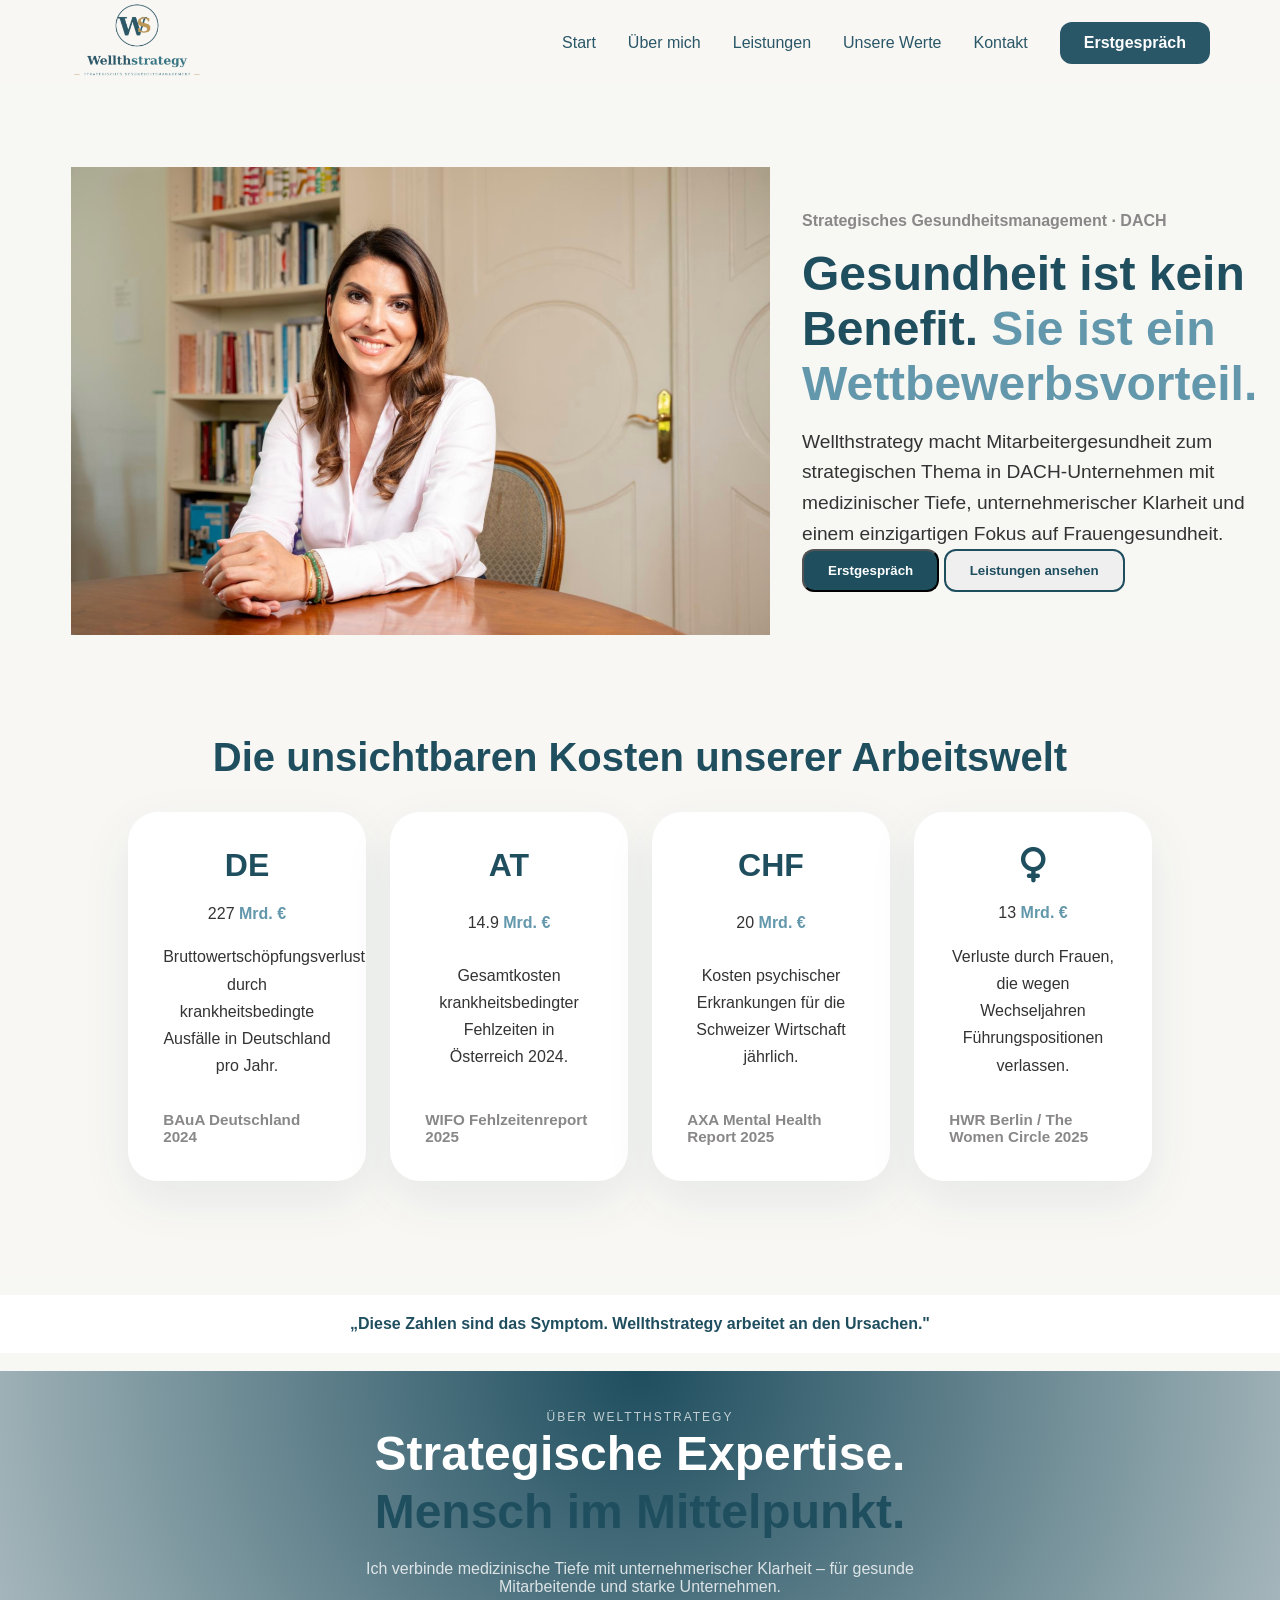
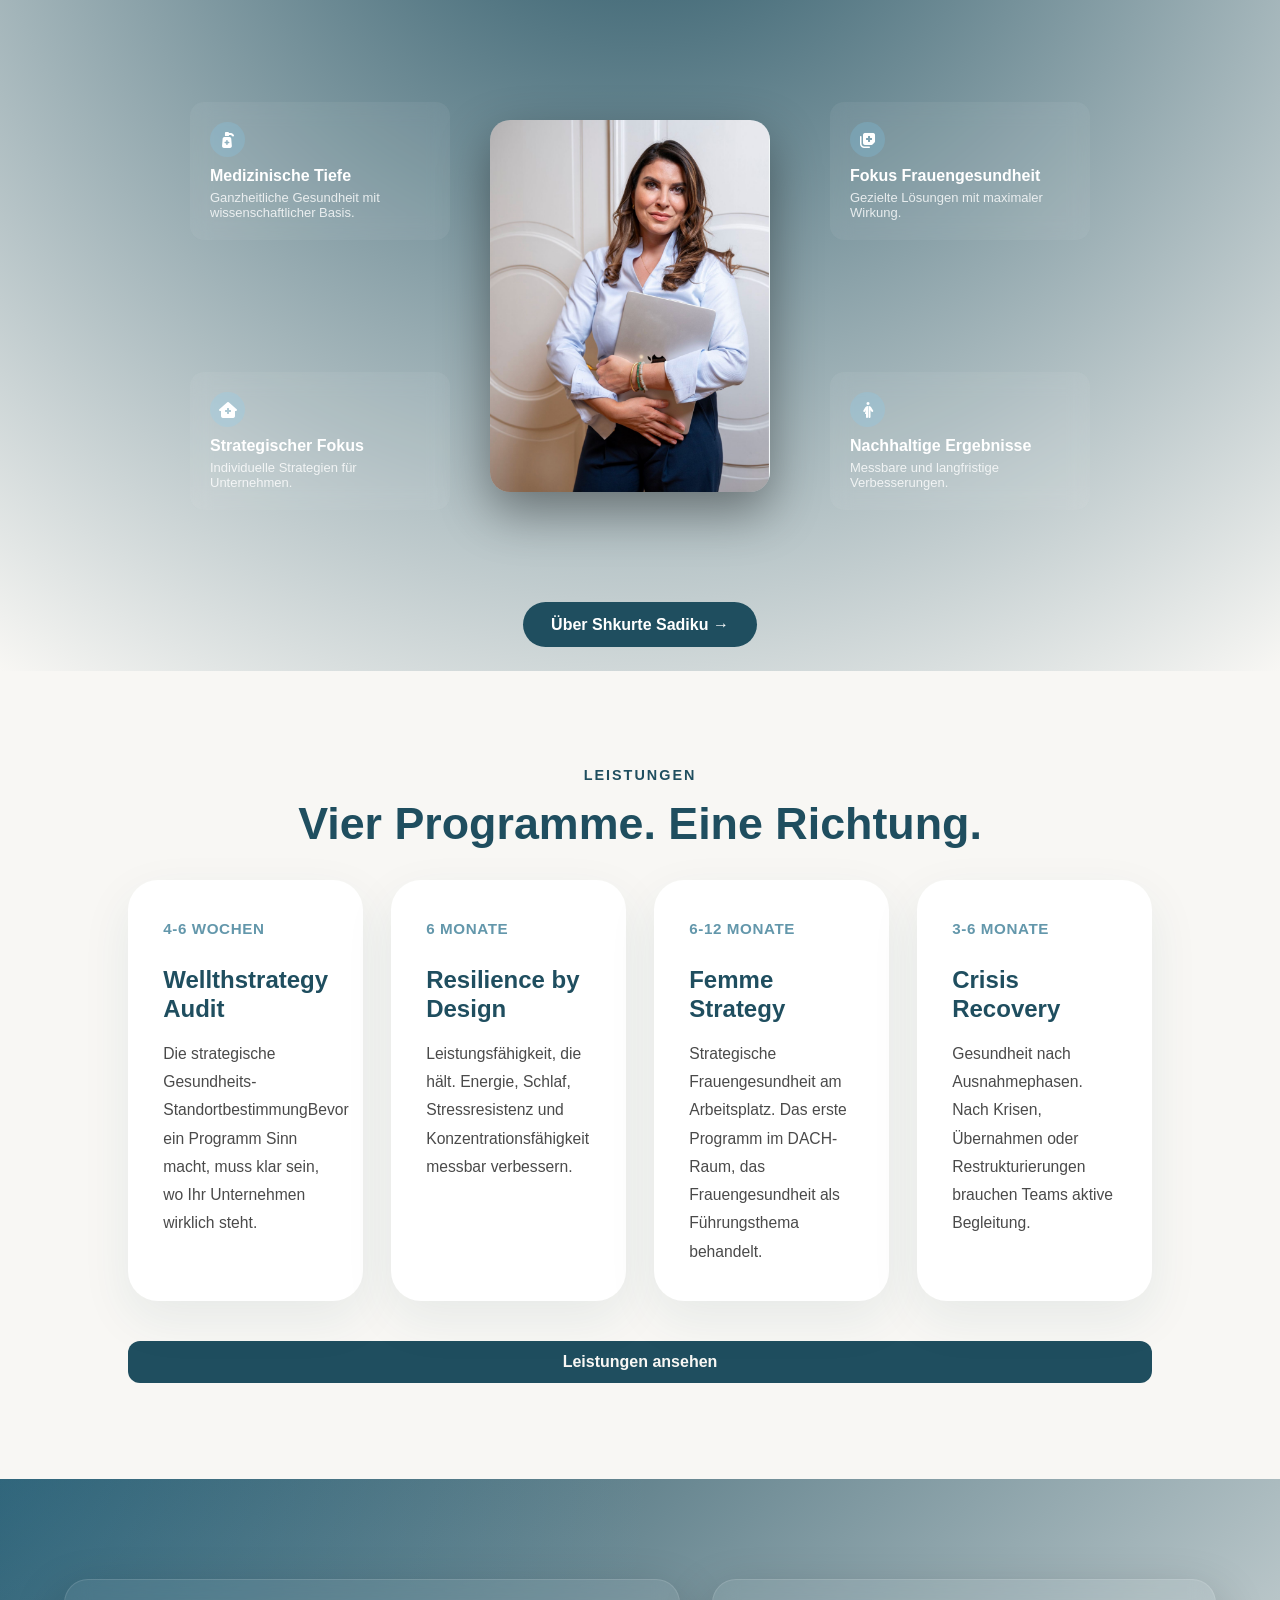
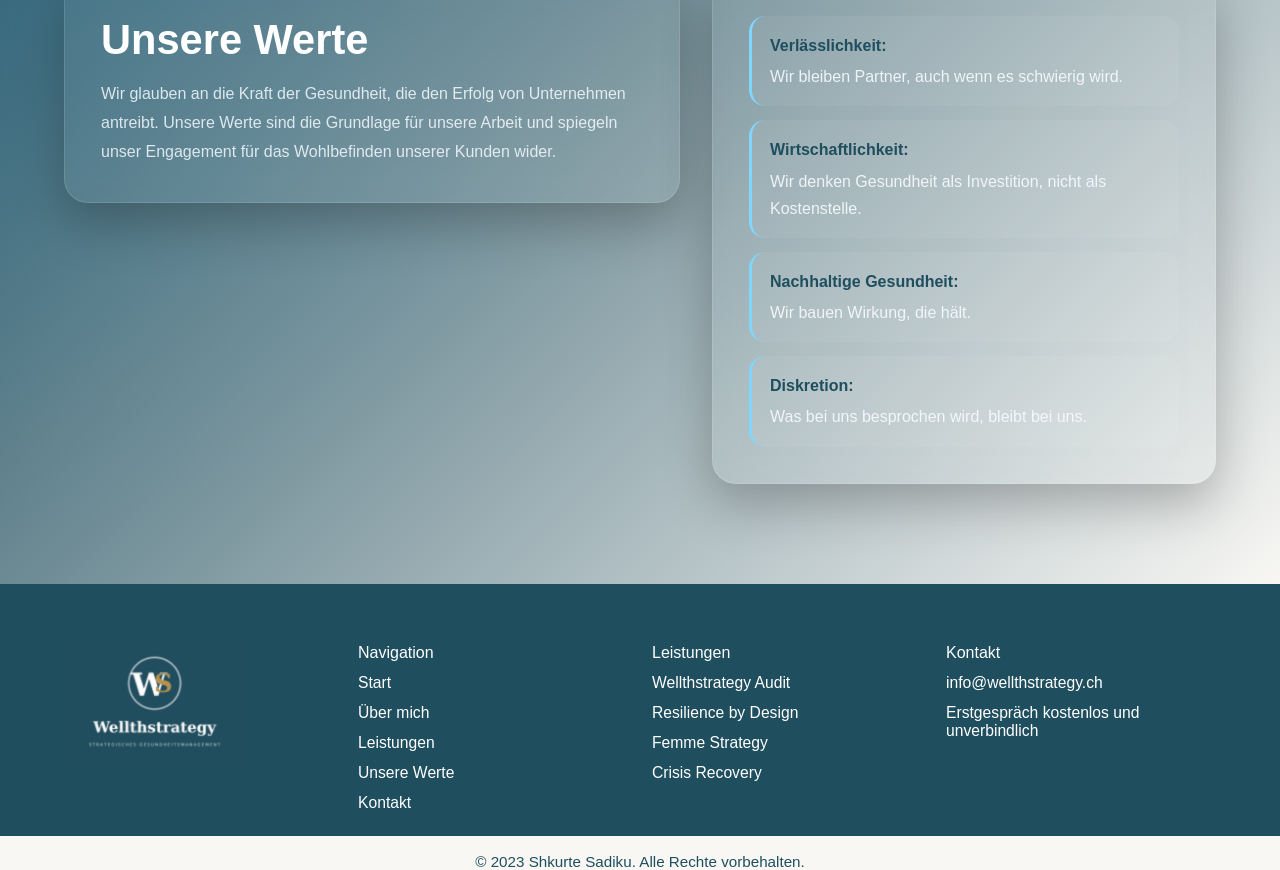
<file: index.html>
<!DOCTYPE html>
<html lang="de">
<head>
    <meta charset="UTF-8">
    <meta name="viewport" content="width=device-width, initial-scale=1.0">
    <title>WellthStrategy</title>
    <link rel="stylesheet" href="./css/style.css">
     <link rel="preconnect" href="https://fonts.googleapis.com">
  <link rel="preconnect" href="https://fonts.gstatic.com" crossorigin>
  <link
    href="https://fonts.googleapis.com/css2?family=Inter:wght@400;500;600;700;800&display=swap"
    rel="stylesheet"
  >
  <link
    rel="stylesheet"
    href="https://cdnjs.cloudflare.com/ajax/libs/font-awesome/6.5.1/css/all.min.css"
  />
</head>
<body>
   <main id="start">
     <header class="header"> 
        <div class="logo">
            <img src="./images/Screenshot 2026-07-01 at 15.23.48.png" alt="Logo">
        </div>
        <input type="checkbox" id="menu-toggle" class="menu-checkbox">
        <label for="menu-toggle" class="menu-toggle" aria-label="Navigation öffnen">
            <i class="fa-solid fa-bars"></i>
        </label>
        <div class="navBar">
            <div class="container">
                <div class="row">
                    <div class="col">
                        <a href="./index.html">Start</a>
                        <a href="./about.html">Über mich</a>               
                        <a href="./services.html">Leistungen</a>
                        <a href="./demands.html">Unsere Werte</a>
                        <a href="./contact.html">Kontakt</a>

                    <a href="./contact.html" class="btn">Erstgespräch</a>
                    </div>
                </div>
            </div>
        </div>
    </header>

    
    <section class="introduction">
        <div class="container">
            <div class="row">
                <div class="col">
                    <a href="./index.html"><img src="./images/Screenshot 2026-07-01 at 15.15.22.png" alt="Einführungsbild"></a>
                    
                </div>
                <div class="col">
                    <h2>Strategisches Gesundheitsmanagement · DACH</h2>
                    <h1>Gesundheit ist kein Benefit.
                        <span>Sie ist ein Wettbewerbsvorteil.</span>
                    </h1>
                    <p>Wellthstrategy macht Mitarbeitergesundheit zum strategischen
                        Thema in DACH-Unternehmen mit medizinischer Tiefe,
                        unternehmerischer Klarheit und einem einzigartigen Fokus auf
                        Frauengesundheit.</p>
                    <button href="./contact.html" class="btn">Erstgespräch</button>
                    <button href="./services.html" class="btnn">Leistungen ansehen</button>

                </div>
            </div>
        </div>
    </section>

    <section class="causes">
        <div class="conatiner">

            <h2> Die unsichtbaren Kosten unserer Arbeitswelt</h2>

            <div class="row">
                <div class="col">
                    <h2>DE</h2>
                    <p>227 <span>Mrd. €</span></p>
                    <p>Bruttowertschöpfungsverlust durch krankheitsbedingte Ausfälle in Deutschland pro Jahr. </p>
                    <h6>BAuA Deutschland 2024 </h6>
                </div>
                <div class="col">
                    <h2>AT</h2>
                    <p>14.9 <span>Mrd. €</span></p>
                    <p>Gesamtkosten krankheitsbedingter Fehlzeiten in Österreich 2024. </p>
                    <h6>WIFO Fehlzeitenreport 2025 </h6>
                </div>
                <div class="col">
                    <h2>CHF</h2>
                    <p>20 <span>Mrd. €</span></p>
                    <p>Kosten psychischer Erkrankungen für die Schweizer Wirtschaft jährlich. </p>
                    <h6>AXA Mental Health Report 2025 </h6>
                </div>
                <div class="col">
                   <i class="fa-solid fa-venus"></i>
                    <p>13 <span>Mrd. €</span></p>
                    <p>Verluste durch Frauen, die wegen Wechseljahren Führungspositionen verlassen.</p>
                    <h6>HWR Berlin / The Women Circle 2025</h6>
                </div>
            </div>
        </div>
    </section>

    <br><span class="line">„Diese Zahlen sind das Symptom. Wellthstrategy arbeitet an den Ursachen."</span><br>



    <section class="hero">
  <div class="hero__container">

    <div class="hero__top">
      <span class="small-title">ÜBER WELTTHSTRATEGY</span>
      <h1>
        Strategische Expertise.<br />
        <span>Mensch im Mittelpunkt.</span>
      </h1>
      <p>
        Ich verbinde medizinische Tiefe mit unternehmerischer Klarheit –
        für gesunde Mitarbeitende und starke Unternehmen.
      </p>
    </div>

    <div class="hero__center">

   
      <div class="card card--leftTop">
        <div class="icon"><i class="fa-solid fa-pump-medical"></i></div>
        <h3>Medizinische Tiefe</h3>
        <p>Ganzheitliche Gesundheit mit wissenschaftlicher Basis.</p>
      </div>

     
      <div class="card card--leftBottom">
        <div class="icon"><i class="fa-solid fa-house-medical"></i></div>
        <h3>Strategischer Fokus</h3>
        <p>Individuelle Strategien für Unternehmen.</p>
      </div>

   
      <div class="hero__image">
        <img src="./images/Screenshot 2026-07-01 at 15.15.49.png" alt="person" />
      </div>

    
      <div class="card card--rightTop">
        <div class="icon"><i class="fa-solid fa-notes-medical"></i></div>
        <h3>Fokus Frauengesundheit</h3>
        <p>Gezielte Lösungen mit maximaler Wirkung.</p>
      </div>

     
      <div class="card card--rightBottom">
        <div class="icon"><i class="fa-solid fa-person-half-dress"></i></div>
        <h3>Nachhaltige Ergebnisse</h3>
        <p>Messbare und langfristige Verbesserungen.</p>
      </div>

    </div>

    <div class="hero__bottom">
      <a href="./about.html" class="btn">  Über Shkurte Sadiku →</a>
    </div>

  </div>
</section>


<section class="services">
    <h6>Leistungen</h6>
    <div class="container">
        <h2>Vier Programme. Eine Richtung.</h2>

        <div class="row">
            <div class="col">
                <p>4-6 Wochen</p>
                <h4>Wellthstrategy Audit</h4>
                <p>Die strategische Gesundheits-StandortbestimmungBevor ein Programm Sinn macht, muss klar sein, wo Ihr Unternehmen wirklich steht.</p>
            </div>
            <div class="col">
                <p>6 Monate</p>
                <h4>Resilience by Design</h4>
                <p>Leistungsfähigkeit, die hält. Energie, Schlaf, Stressresistenz und Konzentrationsfähigkeit messbar verbessern.</p>
            </div>
            <div class="col">
                <p>6-12 Monate</p>
                <h4>Femme Strategy</h4>
                <p>Strategische Frauengesundheit am Arbeitsplatz. Das erste Programm im DACH-Raum, das Frauengesundheit als Führungsthema behandelt.</p>
            </div>
            <div class="col">
                <p>3-6 Monate</p>
                <h4>Crisis Recovery</h4>
                <p>Gesundheit nach Ausnahmephasen. Nach Krisen, Übernahmen oder Restrukturierungen brauchen Teams aktive Begleitung.</p>
            </div>
        </div>

        <div class="button">
            <a href="./services.html" class="btn">Leistungen ansehen</a>
        </div>
    </div>

</section>


    <section class="values">
        <div class="container">
            <div class="row">
                <div class="col">
                    <h2>Unsere Werte</h2>
                    <p>Wir glauben an die Kraft der Gesundheit, die den Erfolg von Unternehmen antreibt. Unsere Werte sind die Grundlage für unsere Arbeit und spiegeln unser Engagement für das Wohlbefinden unserer Kunden wider.</p>
                </div>
                <div class="col">
                    <ul>
                        <li><strong>Verlässlichkeit:</strong>Wir bleiben Partner, auch wenn es schwierig wird.</li>
                        <li><strong>Wirtschaftlichkeit:</strong> Wir denken Gesundheit als Investition, nicht als Kostenstelle.</li>
                        <li><strong>Nachhaltige Gesundheit:</strong> Wir bauen Wirkung, die hält.</li>
                        <li><strong>Diskretion:</strong> Was bei uns besprochen wird, bleibt bei uns.</li>
                    </ul>
                </div>
            </div>
        </div>
    </section>


    <footer>
        <div class="container">
            <div class="row">
                <div class="col">
                    <img src="./images/Screenshot 2026-07-01 at 18.29.43.png" alt="Logo">
                </div>
                <div class="col">Navigation
                    <a href="./index.html">Start</a>
                    <a href="./about.html">Über mich</a>               
                    <a href="./services.html">Leistungen</a>
                    <a href="./demands.html">Unsere Werte</a>
                    <a href="./contact.html">Kontakt</a>


                </div>
                <div class="col">Leistungen 
                    <a href="./services.html">Wellthstrategy Audit</a>
                    <a href="./services.html">Resilience by Design</a>               
                    <a href="./services.html">Femme Strategy</a>
                    <a href="./services.html">Crisis Recovery</a>
                </div>
                <div class="col">Kontakt
                    <p>info@wellthstrategy.ch</p>
                    <p>Erstgespräch kostenlos und unverbindlich</p>
                </div>
            </div>
        </div>



      
    </footer>
      <div class="rights">
            <p>&copy; 2023 Shkurte Sadiku. Alle Rechte vorbehalten.</p>
        </div>

   </main>



</body>
</html>
</file>
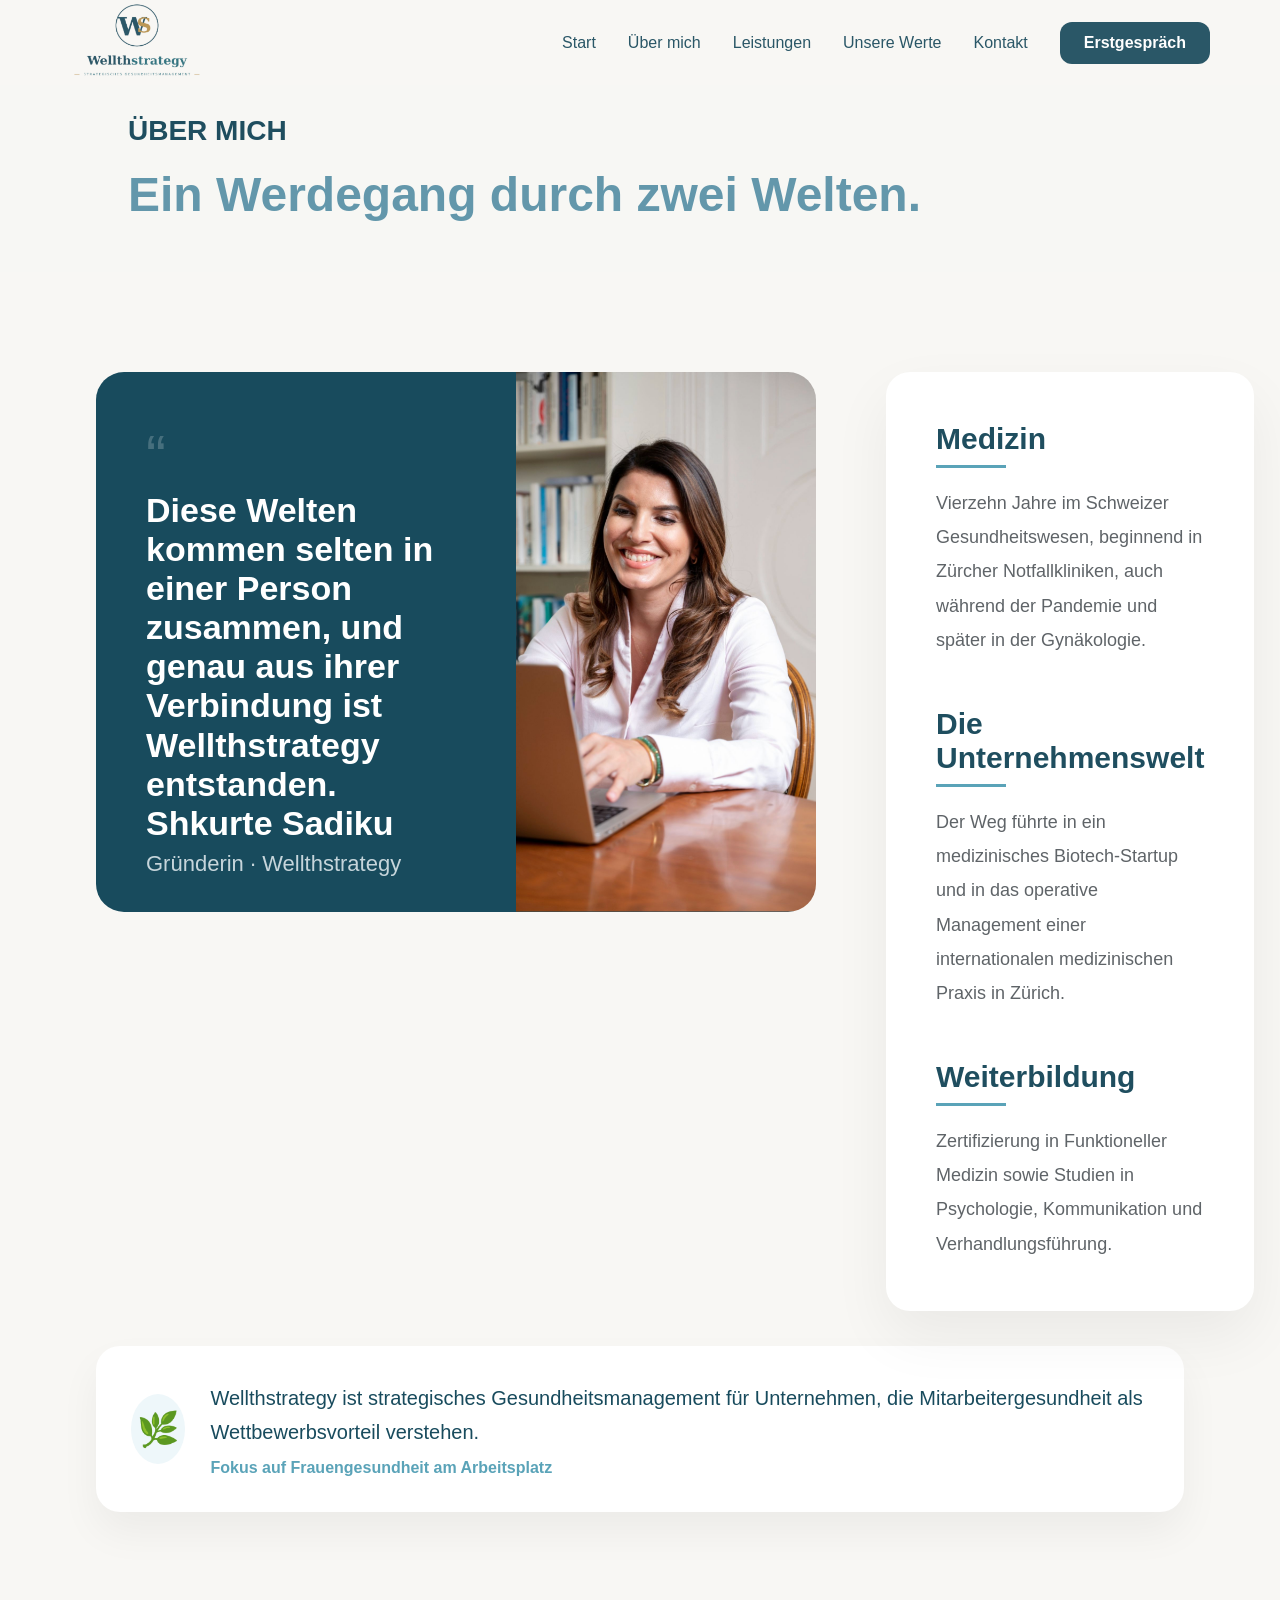
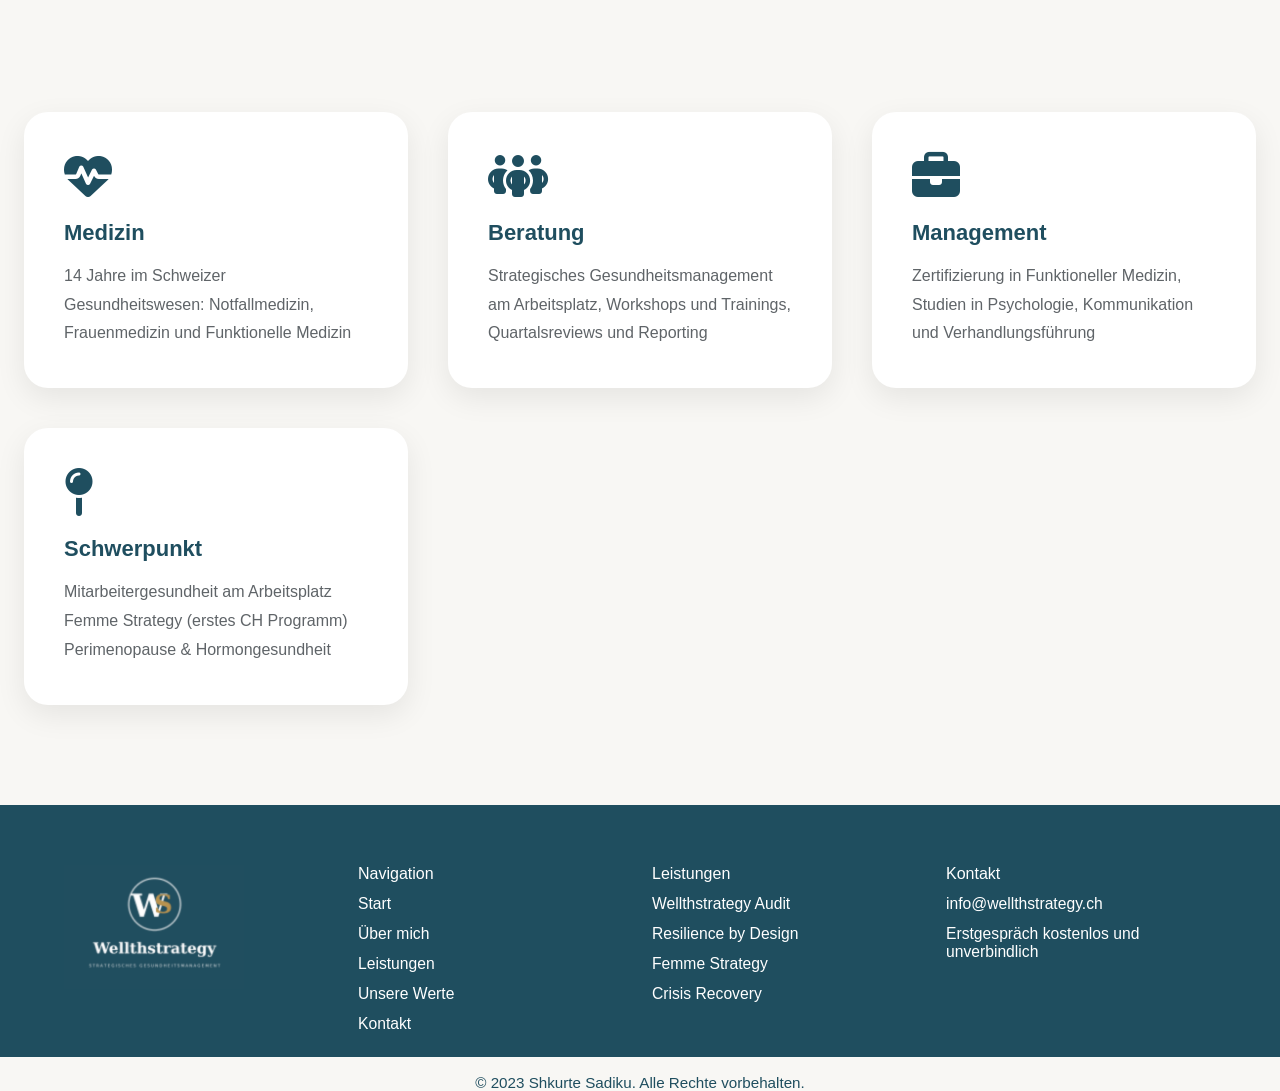
<file: about.html>
<!DOCTYPE html>
<html lang="de">

<head>
    <meta charset="UTF-8">
    <meta name="viewport" content="width=device-width, initial-scale=1.0">
    <title>WellthStrategy</title>
    <link rel="stylesheet" href="./css/style.css">
    <link rel="preconnect" href="https://fonts.googleapis.com">
    <link rel="preconnect" href="https://fonts.gstatic.com" crossorigin>
    <link href="https://fonts.googleapis.com/css2?family=Inter:wght@400;500;600;700;800&display=swap" rel="stylesheet">
    <link rel="stylesheet" href="https://cdnjs.cloudflare.com/ajax/libs/font-awesome/6.5.1/css/all.min.css" />
</head>

<body>

    <header class="header">
        <div class="logo">
            <img src="./images/Screenshot 2026-07-01 at 15.23.48.png" alt="Logo">
        </div>
        <input type="checkbox" id="menu-toggle" class="menu-checkbox">
        <label for="menu-toggle" class="menu-toggle" aria-label="Navigation öffnen">
            <i class="fa-solid fa-bars"></i>
        </label>
        <div class="navBar">
            <div class="container">
                <div class="row">
                    <div class="col">
                        <a href="./index.html">Start</a>
                        <a href="./about.html">Über mich</a>
                        <a href="./services.html">Leistungen</a>
                        <a href="./demands.html">Unsere Werte</a>
                        <a href="./contact.html">Kontakt</a>

                        <a href="./contact.html" class="btn">Erstgespräch</a>
                    </div>
                </div>
            </div>
        </div>
    </header>

    <div class="about">
        <h2>ÜBER MICH</h2>
        <h1>Ein Werdegang durch zwei Welten.</h1>
    </div>



    <section class="about-founder">
        <div class="container">

            <!-- linke seite  -->
<div class="left">

    <div class="quote-card">

        <span class="quote-icon">“</span>

        <h2>
            Diese Welten kommen selten in einer Person zusammen,
            und genau aus ihrer Verbindung ist
            Wellthstrategy entstanden.
        </h2>

        <div class="author">
            <h3>Shkurte Sadiku</h3>
            <p>Gründerin · Wellthstrategy</p>
        </div>

    </div>

    <div class="image-card">
        <img src="./images/Screenshot 2026-07-01 at 15.16.20.png" alt="">
    </div>

</div>

            <!-- Rechte Seite -->
            <div class="right">

                <div class="content-box">

                    <div class="section">
                        <h3>Medizin</h3>

                        <p>
                            Vierzehn Jahre im Schweizer Gesundheitswesen,
                            beginnend in Zürcher Notfallkliniken, auch während
                            der Pandemie und später in der Gynäkologie.
                        </p>
                    </div>

                    <div class="section">
                        <h3>Die Unternehmenswelt</h3>

                        <p>
                            Der Weg führte in ein medizinisches Biotech-Startup
                            und in das operative Management einer internationalen
                            medizinischen Praxis in Zürich.
                        </p>
                    </div>

                    <div class="section">
                        <h3>Weiterbildung</h3>

                        <p>
                            Zertifizierung in Funktioneller Medizin sowie
                            Studien in Psychologie, Kommunikation und
                            Verhandlungsführung.
                        </p>
                    </div>

                </div>


            </div>

        </div>


        <div class="mission-card">

            <div class="icon">
                🌿
            </div>

            <div>

                <p>
                    Wellthstrategy ist strategisches Gesundheitsmanagement
                    für Unternehmen, die Mitarbeitergesundheit als
                    Wettbewerbsvorteil verstehen.
                </p>

                <small>
                    Fokus auf Frauengesundheit am Arbeitsplatz
                </small>

            </div>

        </div>
    </section>



    <section class="skills">
        <div class="container">
            <div class="row">
                <div class="col">
                    <i class="fa-solid fa-heart-pulse"></i>
                    <h4>Medizin</h4>
                    <p>14 Jahre im Schweizer Gesundheitswesen:
                        Notfallmedizin, Frauenmedizin
                        und Funktionelle Medizin</p>

                </div>
                <div class="col">
                    <i class="fa-solid fa-people-group"></i>
                    <h4>Beratung</h4>
                    <p>Strategisches Gesundheitsmanagement am Arbeitsplatz,
                        Workshops und Trainings,
                        Quartalsreviews und Reporting</p>
                </div>
                <div class="col">
                    <i class="fa-solid fa-briefcase"></i>
                    <h4>Management</h4>
                    <p>Zertifizierung in Funktioneller Medizin, Studien in Psychologie, Kommunikation und Verhandlungsführung</p>
                </div>
                <div class="col">
                    <i class="fa-solid fa-map-pin"></i>
                    <h4>Schwerpunkt</h4>
                    <p>Mitarbeitergesundheit am Arbeitsplatz
                        Femme Strategy (erstes CH Programm)
                        Perimenopause & Hormongesundheit</p>
                </div>
            </div>
        </div>
    </section>
    




    <footer>
        <div class="container">
            <div class="row">
                <div class="col">
                    <img src="./images/Screenshot 2026-07-01 at 18.29.43.png" alt="Logo">
                </div>
                <div class="col">Navigation
                    <a href="./index.html">Start</a>
                    <a href="./about.html">Über mich</a>
                    <a href="./services.html">Leistungen</a>
                    <a href="./demands.html">Unsere Werte</a>
                    <a href="./contact.html">Kontakt</a>


                </div>
                <div class="col">Leistungen
                    <a href="./services.html">Wellthstrategy Audit</a>
                    <a href="./services.html">Resilience by Design</a>
                    <a href="./services.html">Femme Strategy</a>
                    <a href="./services.html">Crisis Recovery</a>
                </div>
                <div class="col">Kontakt
                    <p>info@wellthstrategy.ch</p>
                    <p>Erstgespräch kostenlos und unverbindlich</p>
                </div>
            </div>
        </div>




    </footer>
    <div class="rights">
        <p>&copy; 2023 Shkurte Sadiku. Alle Rechte vorbehalten.</p>
    </div>





</body>

</html>
</file>
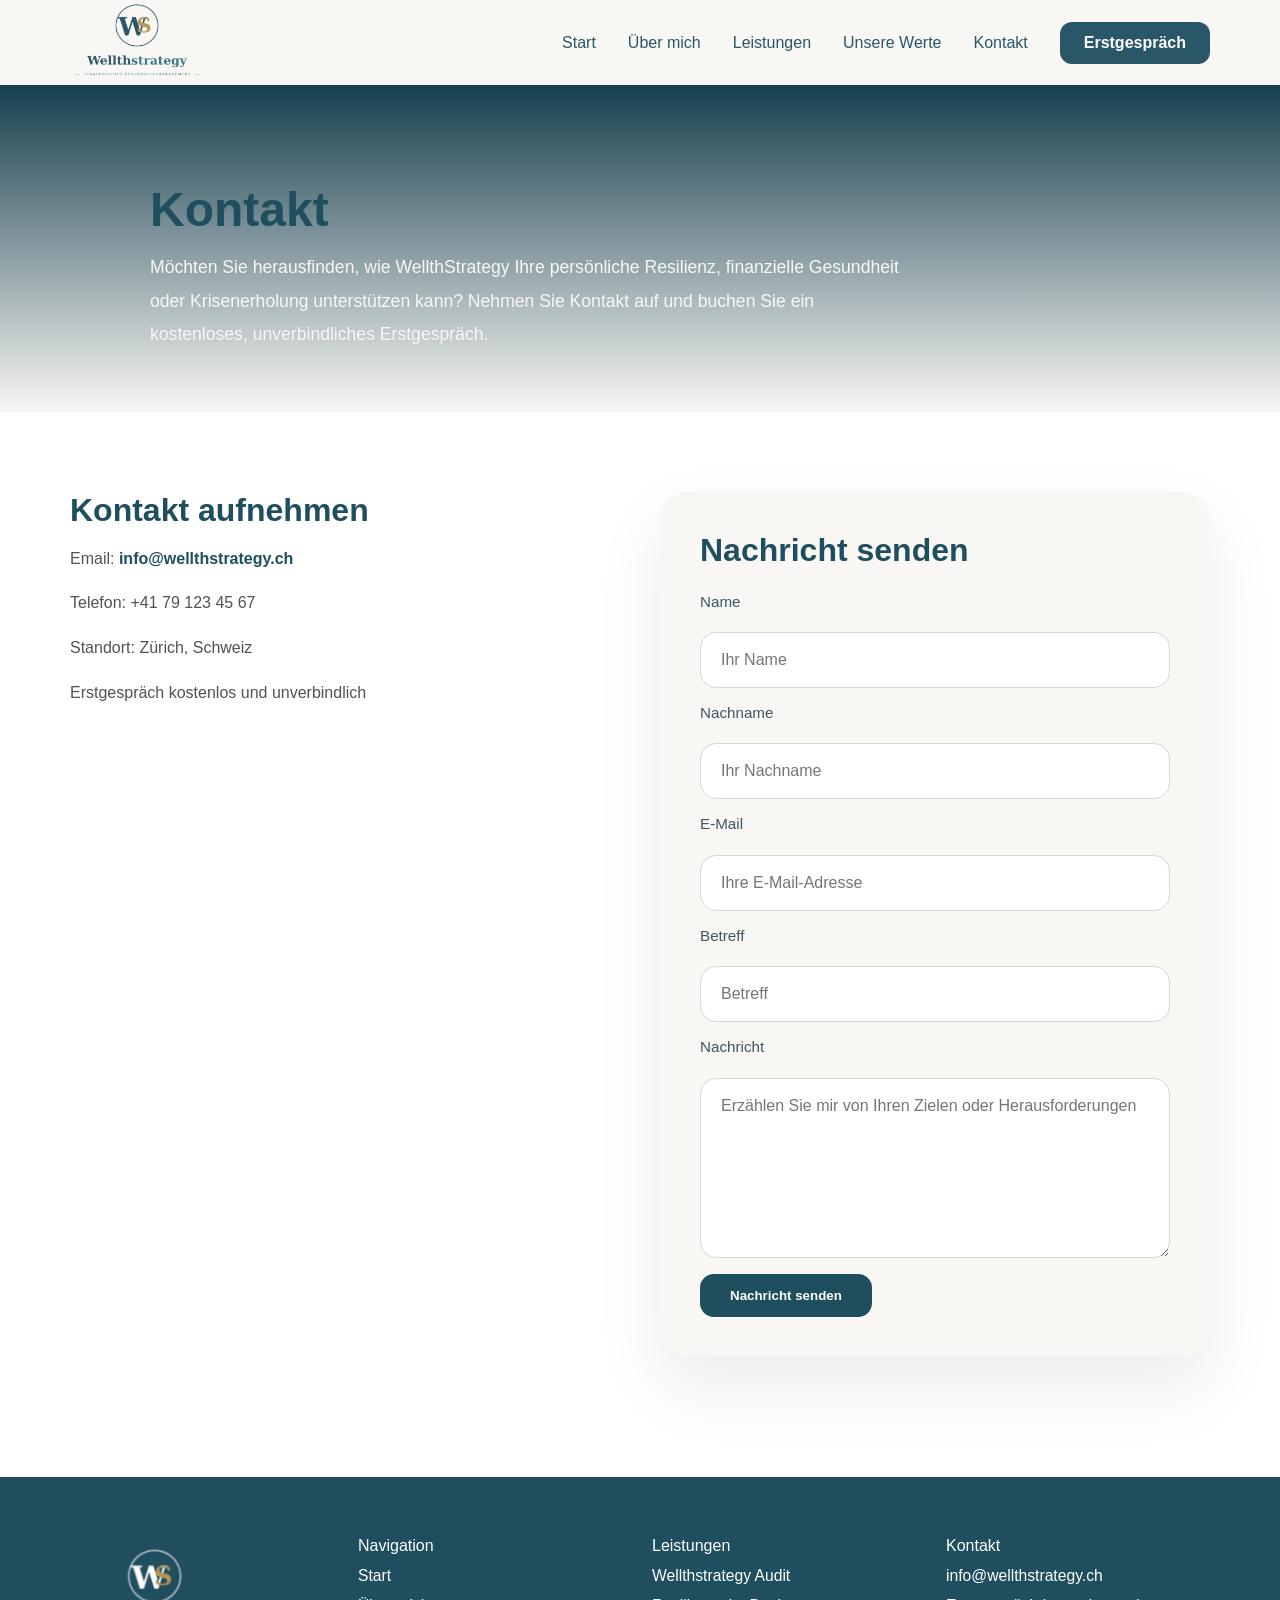
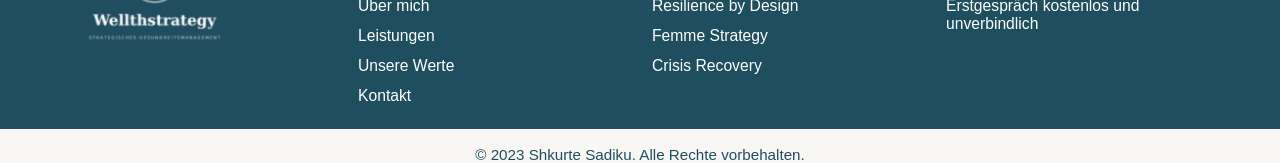
<file: contact.html>
<!DOCTYPE html>
<html lang="de">
<head>
    <meta charset="UTF-8">
    <meta name="viewport" content="width=device-width, initial-scale=1.0">
    <title>Kontakt - WellthStrategy</title>
    <link rel="stylesheet" href="./css/style.css">
     <link rel="preconnect" href="https://fonts.googleapis.com">
  <link rel="preconnect" href="https://fonts.gstatic.com" crossorigin>
  <link
    href="https://fonts.googleapis.com/css2?family=Inter:wght@400;500;600;700;800&display=swap"
    rel="stylesheet"
  >
  <link
    rel="stylesheet"
    href="https://cdnjs.cloudflare.com/ajax/libs/font-awesome/6.5.1/css/all.min.css"
  />
</head>
<body>
  
     <header class="header"> 
        <div class="logo">
            <img src="./images/Screenshot 2026-07-01 at 15.23.48.png" alt="Logo">
        </div>
        <input type="checkbox" id="menu-toggle" class="menu-checkbox">
        <label for="menu-toggle" class="menu-toggle" aria-label="Navigation öffnen">
            <i class="fa-solid fa-bars"></i>
        </label>
        <div class="navBar">
            <div class="container">
                <div class="row">
                    <div class="col">
                        <a href="./index.html">Start</a>
                        <a href="./about.html">Über mich</a>               
                        <a href="./services.html">Leistungen</a>
                        <a href="./demands.html">Unsere Werte</a>
                        <a href="./contact.html">Kontakt</a>

                    <a href="./contact.html" class="btn">Erstgespräch</a>
                    </div>
                </div>
            </div>
        </div>
    </header>







    <main class="contact-page">
        <section class="contact-hero">
            <div class="container">
                <h1>Kontakt</h1>
                <p>Möchten Sie herausfinden, wie WellthStrategy Ihre persönliche Resilienz, finanzielle Gesundheit oder Krisenerholung unterstützen kann? Nehmen Sie Kontakt auf und buchen Sie ein kostenloses, unverbindliches Erstgespräch.</p>
            </div>
        </section>

        <section class="contact-details container">
            <div class="row">
                <div class="col contact-info">
                    <h2>Kontakt aufnehmen</h2>
                    <p>Email: <a href="mailto:info@wellthstrategy.ch">info@wellthstrategy.ch</a></p>
                    <p>Telefon: +41 79 123 45 67</p>
                    <p>Standort: Zürich, Schweiz</p>
                    <p>Erstgespräch kostenlos und unverbindlich</p>
                </div>
                <div class="col contact-form">
                    <h2>Nachricht senden</h2>
                    <form action="#" method="post">
                        <label for="name">Name</label>
                        <input type="text" id="name" name="name" placeholder="Ihr Name" required>
                        <label for="surname">Nachname</label>
                        <input type="text" id="surname" name="surname" placeholder="Ihr Nachname" required>
                        <label for="email">E-Mail</label>
                        <input type="email" id="email" name="email" placeholder="Ihre E-Mail-Adresse" required>
                        <label for="subject">Betreff</label>
                        <input type="text" id="subject" name="subject" placeholder="Betreff" required>
                        <label for="message">Nachricht</label>
                        <textarea id="message" name="message" rows="6" placeholder="Erzählen Sie mir von Ihren Zielen oder Herausforderungen" required></textarea>
                        <button type="submit" class="btn">Nachricht senden</button>
                    </form>
                </div>
            </div>
        </section>
    </main>

    <footer>
        <div class="container">
            <div class="row">
                <div class="col">
                    <img src="./images/Screenshot 2026-07-01 at 18.29.43.png" alt="Logo">
                </div>
                <div class="col">Navigation
                    <a href="./index.html">Start</a>
                    <a href="./about.html">Über mich</a>               
                    <a href="./services.html">Leistungen</a>
                    <a href="./demands.html">Unsere Werte</a>
                    <a href="./contact.html">Kontakt</a>


                </div>
                <div class="col">Leistungen 
                    <a href="./services.html">Wellthstrategy Audit</a>
                    <a href="./services.html">Resilience by Design</a>               
                    <a href="./services.html">Femme Strategy</a>
                    <a href="./services.html">Crisis Recovery</a>
                </div>
                <div class="col">Kontakt
                    <p>info@wellthstrategy.ch</p>
                    <p>Erstgespräch kostenlos und unverbindlich</p>
                </div>
            </div>
        </div>



      
    </footer>
      <div class="rights">
            <p>&copy; 2023 Shkurte Sadiku. Alle Rechte vorbehalten.</p>
        </div>

</body>
</html>
</file>
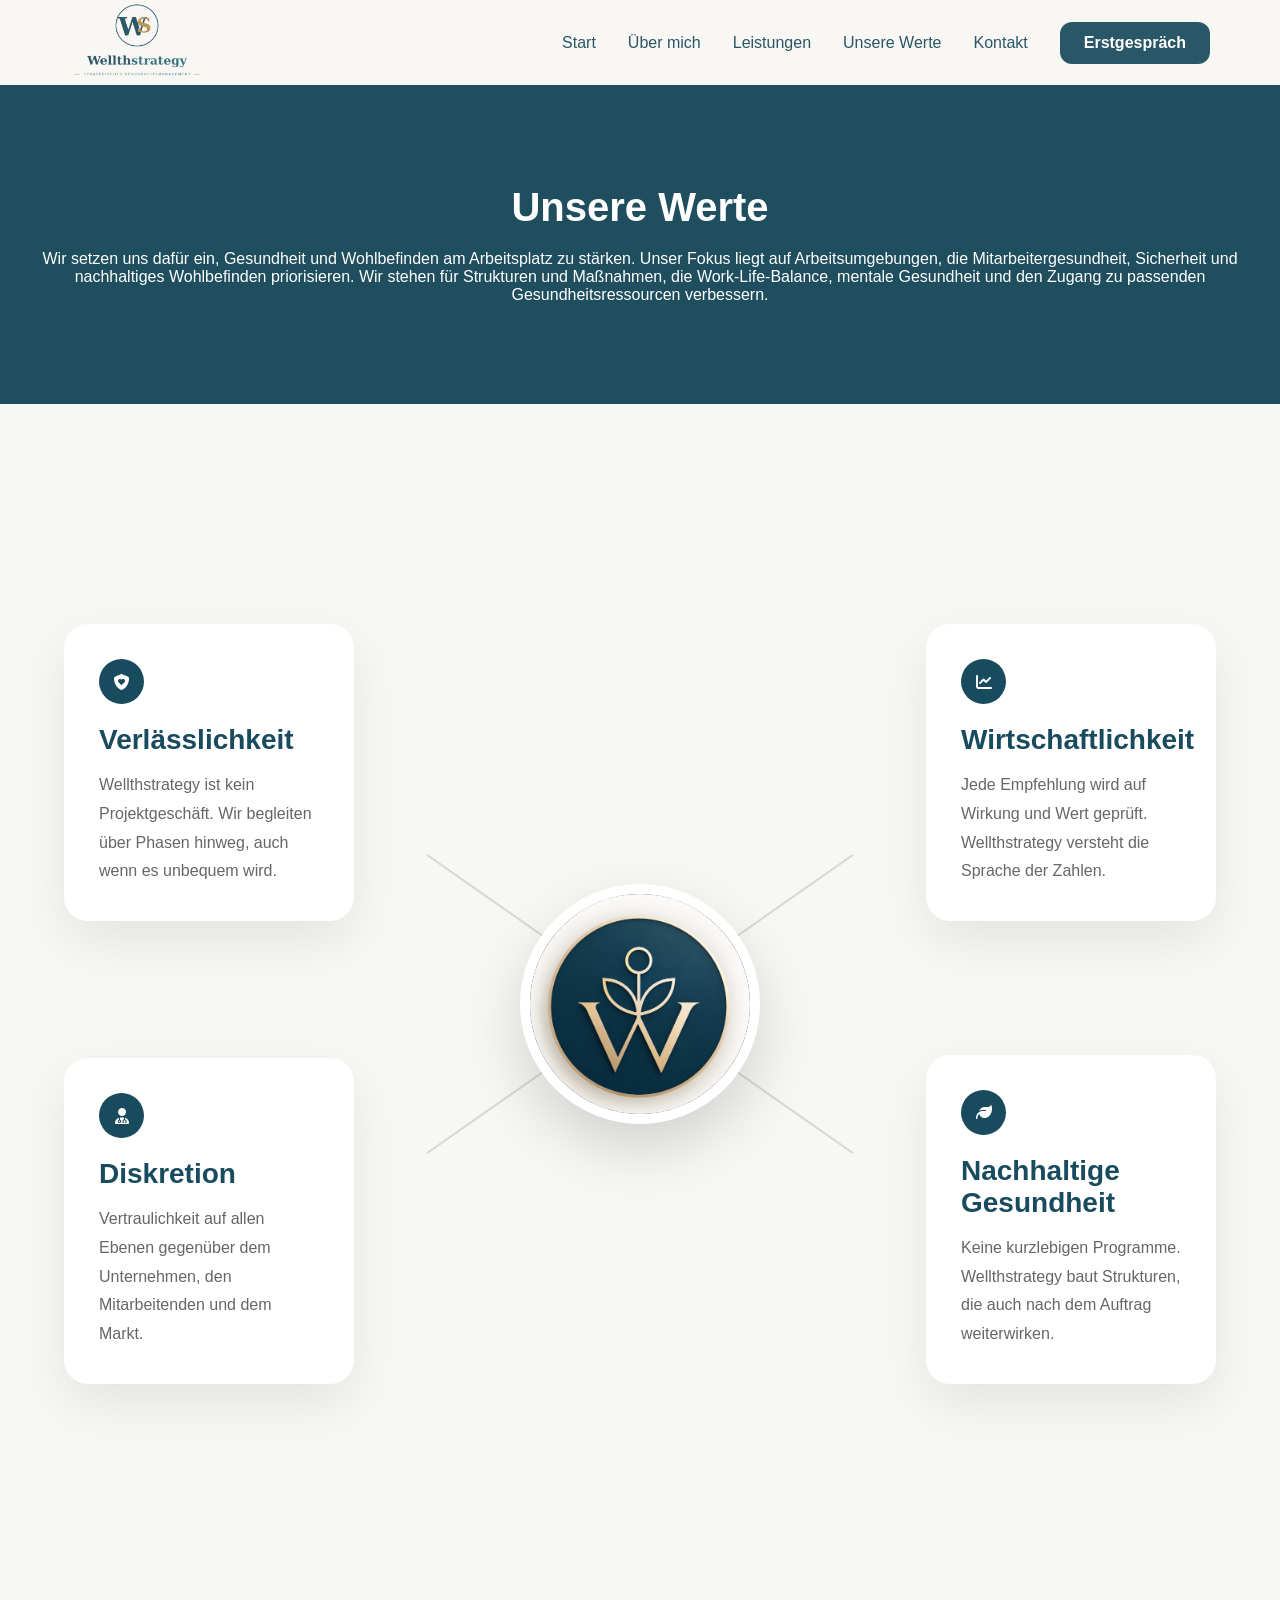
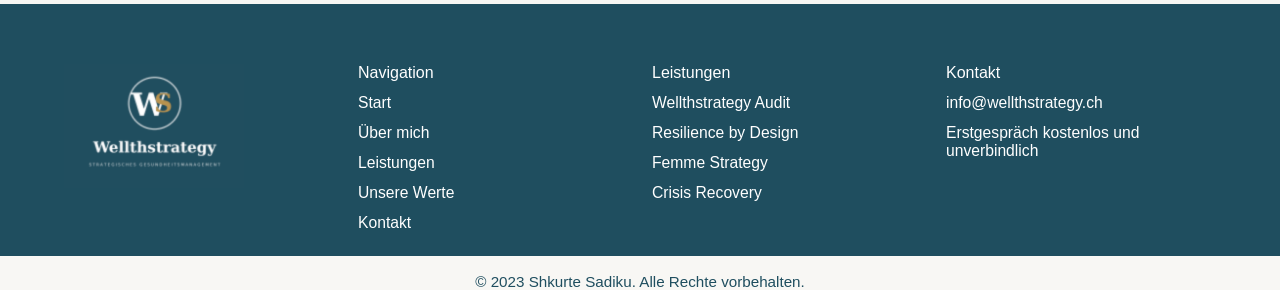
<file: demands.html>
<!DOCTYPE html>
<html lang="de">
<head>
    <meta charset="UTF-8">
    <meta name="viewport" content="width=device-width, initial-scale=1.0">
    <title>WellthStrategy</title>
    <link rel="stylesheet" href="./css/style.css">
     <link rel="preconnect" href="https://fonts.googleapis.com">
  <link rel="preconnect" href="https://fonts.gstatic.com" crossorigin>
  <link
    href="https://fonts.googleapis.com/css2?family=Inter:wght@400;500;600;700;800&display=swap"
    rel="stylesheet"
  >
  <link
    rel="stylesheet"
    href="https://cdnjs.cloudflare.com/ajax/libs/font-awesome/6.5.1/css/all.min.css"
  />
</head>
<body>



    

     <header class="header"> 
        <div class="logo">
            <img src="./images/Screenshot 2026-07-01 at 15.23.48.png" alt="Logo">
        </div>
        <input type="checkbox" id="menu-toggle" class="menu-checkbox">
        <label for="menu-toggle" class="menu-toggle" aria-label="Navigation öffnen">
            <i class="fa-solid fa-bars"></i>
        </label>
        <div class="navBar">
            <div class="container">
                <div class="row">
                    <div class="col">
                        <a href="./index.html">Start</a>
                        <a href="./about.html">Über mich</a>               
                        <a href="./services.html">Leistungen</a>
                        <a href="./demands.html">Unsere Werte</a>
                        <a href="./contact.html">Kontakt</a>

                    <a href="./contact.html" class="btn">Erstgespräch</a>
                    </div>
                </div>
            </div>
        </div>
    </header>

    <section class="demands">
        
        <div class="container">
            <div class="row">
                <div class="col">
                    <h2>Unsere Werte</h2>
                    <p>Wir setzen uns dafür ein, Gesundheit und Wohlbefinden am Arbeitsplatz zu stärken. Unser Fokus liegt auf Arbeitsumgebungen, die Mitarbeitergesundheit, Sicherheit und nachhaltiges Wohlbefinden priorisieren. Wir stehen für Strukturen und Maßnahmen, die Work-Life-Balance, mentale Gesundheit und den Zugang zu passenden Gesundheitsressourcen verbessern.</p>
                </div>
            </div>
        </div>
    </section>



    <section class="hub">

    <div class="container">

        <div class="center">

            <div class="photo">
                <img src="./images/Screenshot 2026-07-02 at 21.06.01.png" alt="">
            </div>

        </div>

        <div class="card top-left">
            <div class="number"><i class="fa-solid fa-shield-heart"></i></div>
            <h3>Verlässlichkeit</h3>
            <p>
               Wellthstrategy ist kein Projektgeschäft. Wir begleiten über Phasen hinweg, auch wenn es unbequem wird.
            </p>
        </div>

        <div class="card top-right">
            <div class="number"><i class="fa-solid fa-chart-line"></i></div>
            <h3>Wirtschaftlichkeit</h3>
            <p>
                Jede Empfehlung wird auf Wirkung und Wert geprüft. Wellthstrategy versteht die Sprache der Zahlen.
            </p>
        </div>

        <div class="card bottom-left">
            <div class="number"><i class="fa-solid fa-user-md"></i></div>
            <h3>Diskretion</h3>
            <p>
               Vertraulichkeit auf allen Ebenen gegenüber dem Unternehmen, den Mitarbeitenden und dem Markt.
            </p>
        </div>

        <div class="card bottom-right">
            <div class="number"><i class="fa-solid fa-leaf"></i></div>
            <h3>Nachhaltige Gesundheit</h3>
            <p>
                Keine kurzlebigen Programme. Wellthstrategy baut Strukturen, die auch nach dem Auftrag weiterwirken.


            </p>
        </div>

    </div>

</section>


    <footer>
        <div class="container">
            <div class="row">
                <div class="col">
                    <img src="./images/Screenshot 2026-07-01 at 18.29.43.png" alt="Logo">
                </div>
                <div class="col">Navigation
                    <a href="./index.html">Start</a>
                    <a href="./about.html">Über mich</a>               
                    <a href="./services.html">Leistungen</a>
                    <a href="./demands.html">Unsere Werte</a>
                    <a href="./contact.html">Kontakt</a>


                </div>
                <div class="col">Leistungen 
                    <a href="./services.html">Wellthstrategy Audit</a>
                    <a href="./services.html">Resilience by Design</a>               
                    <a href="./services.html">Femme Strategy</a>
                    <a href="./services.html">Crisis Recovery</a>
                </div>
                <div class="col">Kontakt
                    <p>info@wellthstrategy.ch</p>
                    <p>Erstgespräch kostenlos und unverbindlich</p>
                </div>
            </div>
        </div>



      
    </footer>
      <div class="rights">
            <p>&copy; 2023 Shkurte Sadiku. Alle Rechte vorbehalten.</p>
        </div>

   </main>



</body>
</html>
</file>
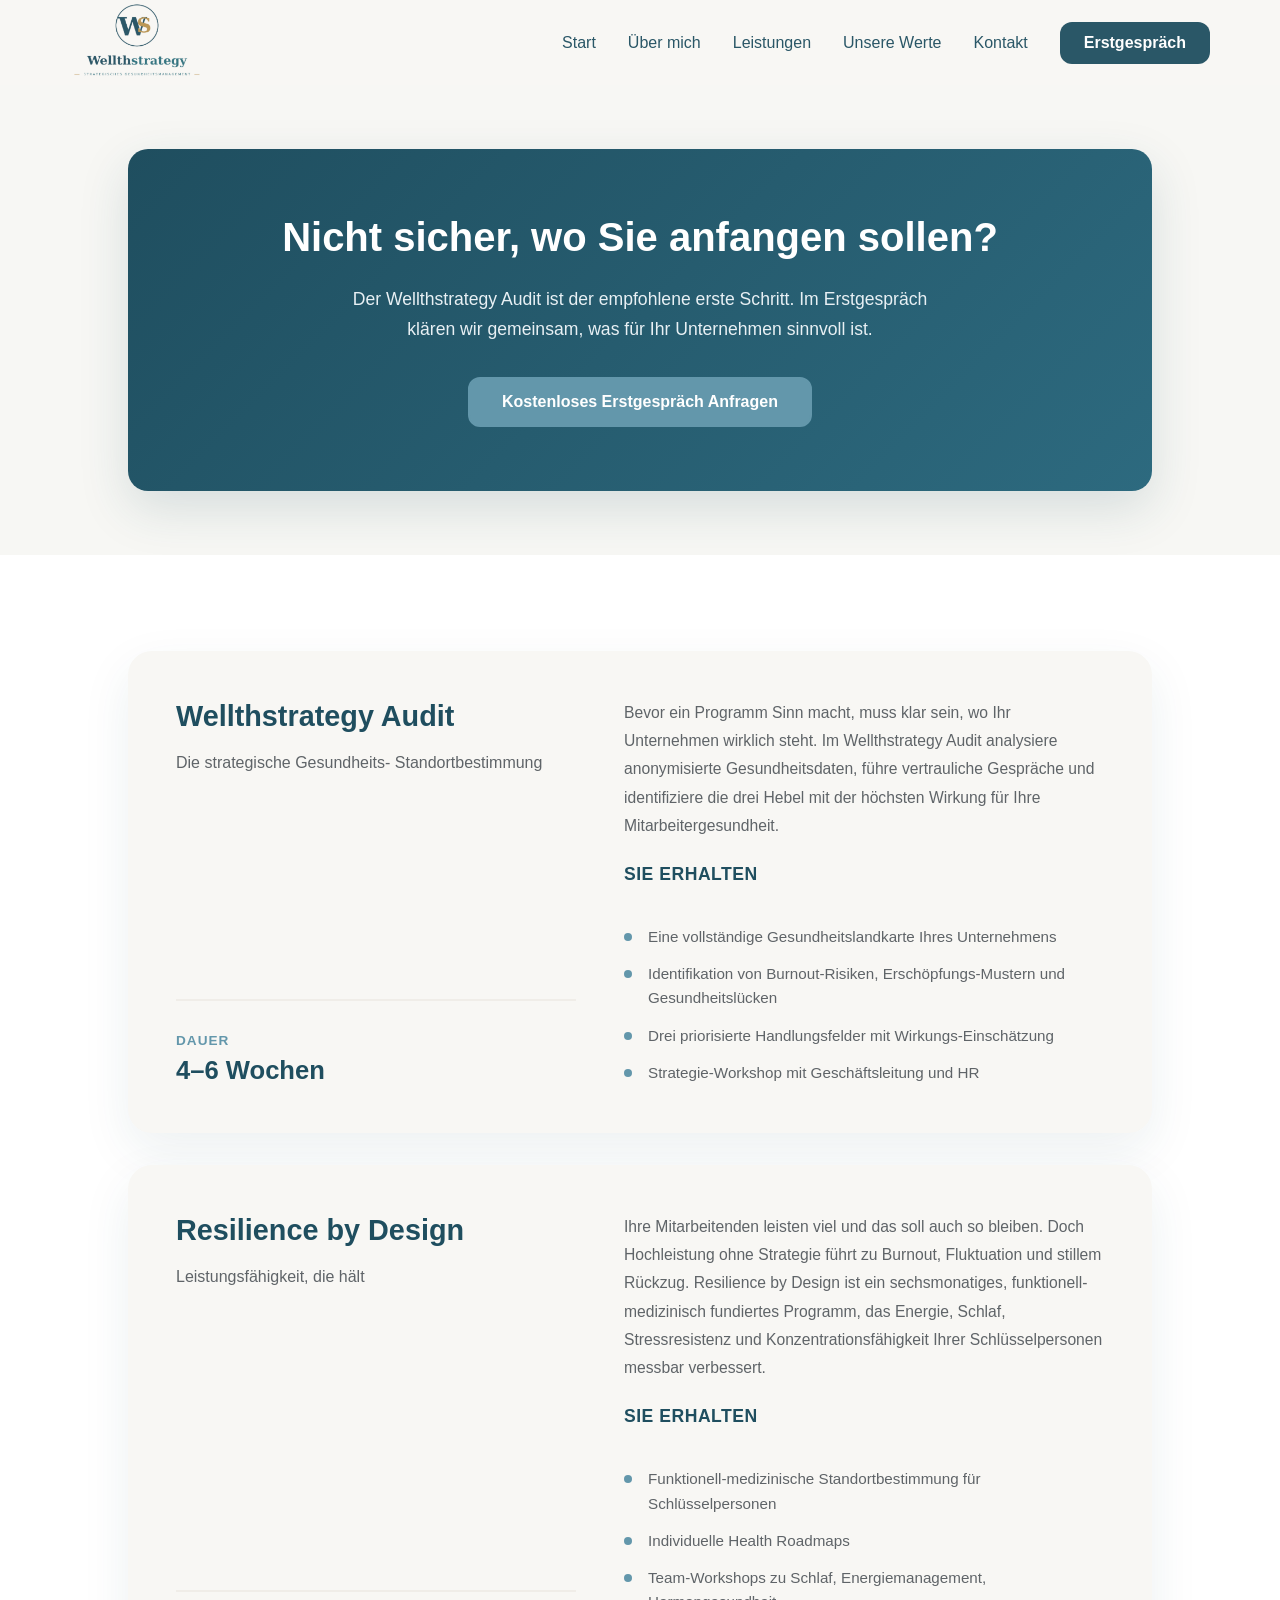
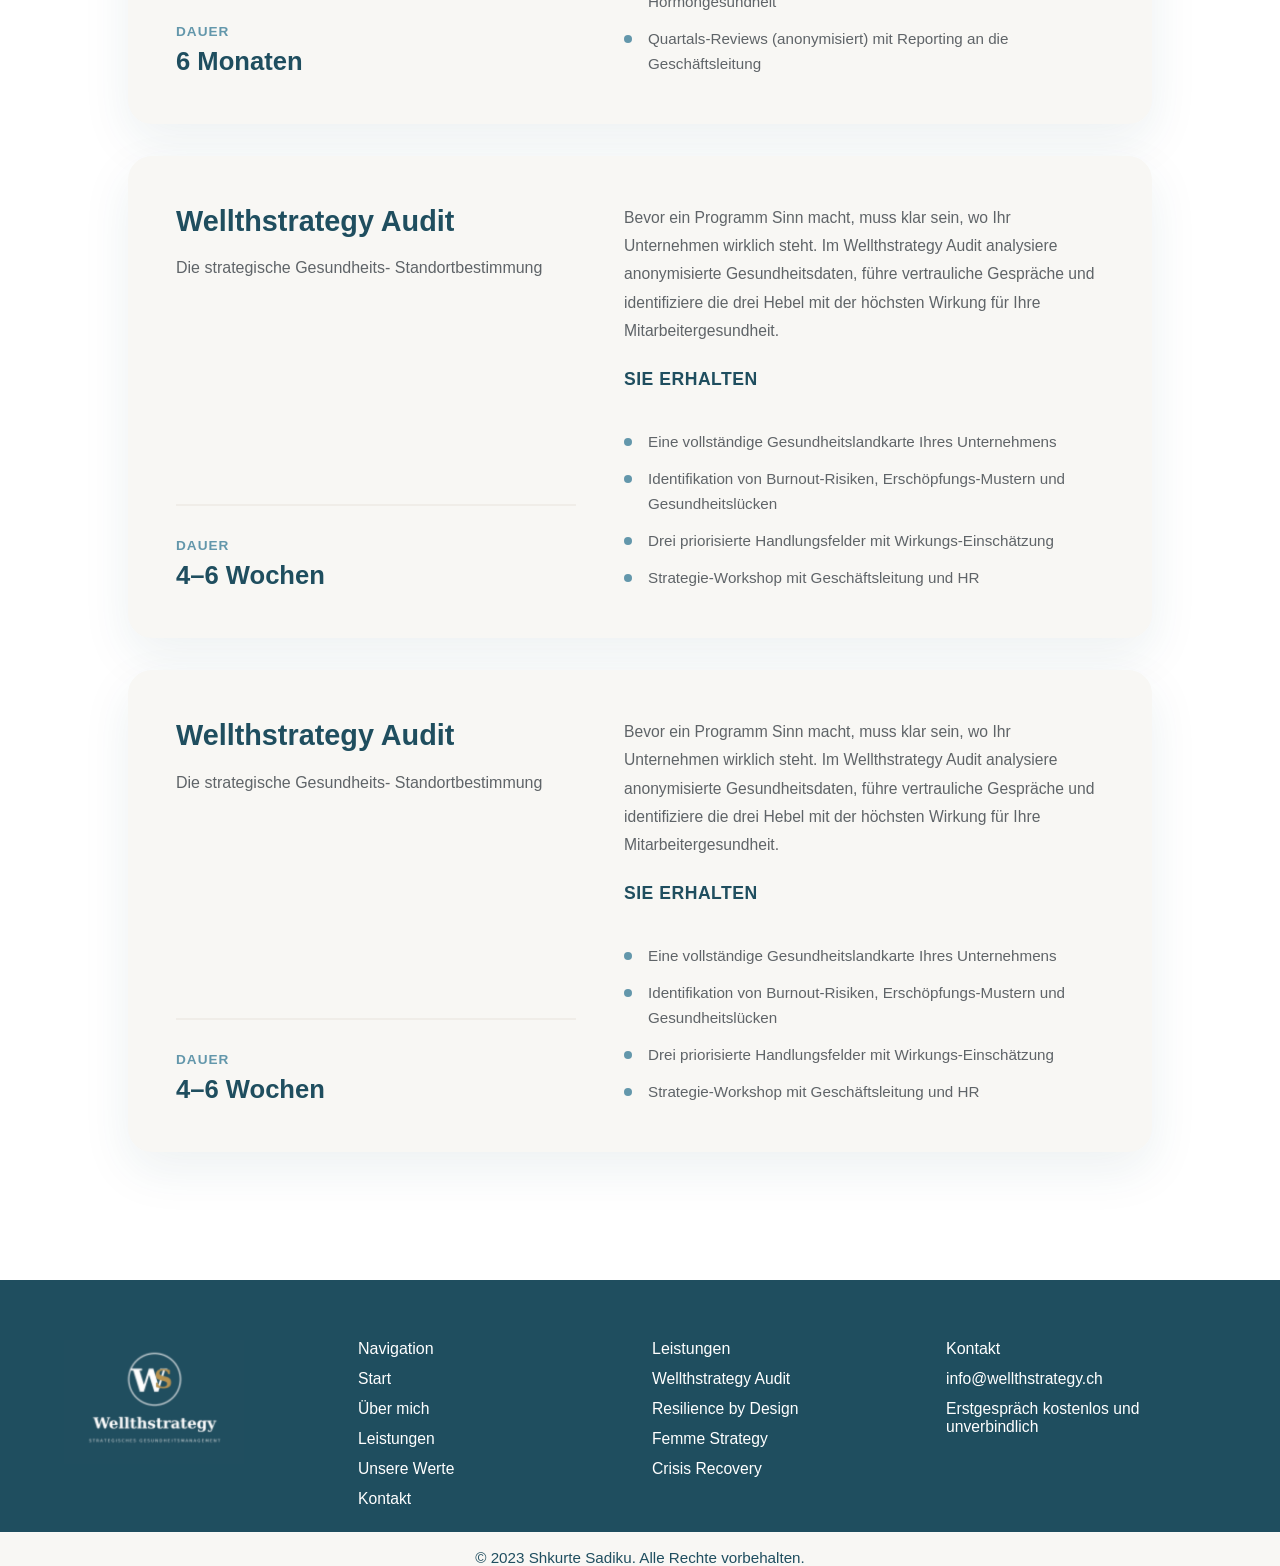
<file: services.html>
<!DOCTYPE html>
<html lang="de">
<head>
    <meta charset="UTF-8">
    <meta name="viewport" content="width=device-width, initial-scale=1.0">
    <title>WellthStrategy</title>
    <link rel="stylesheet" href="./css/style.css">
     <link rel="preconnect" href="https://fonts.googleapis.com">
  <link rel="preconnect" href="https://fonts.gstatic.com" crossorigin>
  <link
    href="https://fonts.googleapis.com/css2?family=Inter:wght@400;500;600;700;800&display=swap"
    rel="stylesheet"
  >
  <link
    rel="stylesheet"
    href="https://cdnjs.cloudflare.com/ajax/libs/font-awesome/6.5.1/css/all.min.css"
  />
</head>
<body>

     <header class="header"> 
        <div class="logo">
            <img src="./images/Screenshot 2026-07-01 at 15.23.48.png" alt="Logo">
        </div>
        <input type="checkbox" id="menu-toggle" class="menu-checkbox">
        <label for="menu-toggle" class="menu-toggle" aria-label="Navigation öffnen">
            <i class="fa-solid fa-bars"></i>
        </label>
        <div class="navBar">
            <div class="container">
                <div class="row">
                    <div class="col">
                        <a href="./index.html">Start</a>
                        <a href="./about.html">Über mich</a>               
                        <a href="./services.html">Leistungen</a>
                        <a href="./demands.html">Unsere Werte</a>
                        <a href="./contact.html">Kontakt</a>

                    <a href="./contact.html" class="btn">Erstgespräch</a>
                    </div>
                </div>
            </div>
        </div>
    </header>



    <div class="reachOut">
    <h1>Nicht sicher, wo Sie anfangen sollen?</h1>
    <p>
Der Wellthstrategy Audit ist der empfohlene erste Schritt. Im Erstgespräch klären wir gemeinsam, was für Ihr Unternehmen sinnvoll ist.</p>
        <a href="./contact.html" class="btn">Kostenloses Erstgespräch Anfragen</a>
</div>

    <section class="service-section">

    <div class="service-card">

        <!-- Linke Seite -->
        <div class="service-left">

            <div class="top">
                <h2>Wellthstrategy Audit</h2>

                <p>
                    Die strategische
                    Gesundheits-
                    Standortbestimmung
                </p>
            </div>

            <div class="bottom">
                <span>DAUER</span>
                <h3>4–6 Wochen</h3>
            </div>

        </div>

        <!-- Rechte Seite -->
        <div class="service-right">

            <p class="description">
                Bevor ein Programm Sinn macht, muss klar sein, wo Ihr Unternehmen
                wirklich steht. Im Wellthstrategy Audit analysiere anonymisierte
                Gesundheitsdaten, führe vertrauliche Gespräche und identifiziere
                die drei Hebel mit der höchsten Wirkung für Ihre
                Mitarbeitergesundheit.
            </p>

            <h4>SIE ERHALTEN</h4>

            <ul>
                <li>Eine vollständige Gesundheitslandkarte Ihres Unternehmens</li>
                <li>Identifikation von Burnout-Risiken, Erschöpfungs-Mustern und Gesundheitslücken</li>
                <li>Drei priorisierte Handlungsfelder mit Wirkungs-Einschätzung</li>
                <li>Strategie-Workshop mit Geschäftsleitung und HR</li>
            </ul>

        </div>

    </div>

    <div class="service-card">

        <!-- Linke Seite -->
        <div class="service-left">

            <div class="top">
                <h2>Resilience by Design</h2>

                <p>
                   Leistungsfähigkeit, die hält
                </p>
            </div>

            <div class="bottom">
                <span>DAUER</span>
                <h3>6 Monaten</h3>
            </div>

        </div>

        <!-- Rechte Seite -->
        <div class="service-right">

            <p class="description">
             Ihre Mitarbeitenden leisten viel und das soll auch so bleiben. Doch Hochleistung ohne Strategie führt zu Burnout,
Fluktuation und stillem Rückzug. Resilience by Design ist ein sechsmonatiges, funktionell-medizinisch fundiertes
Programm, das Energie, Schlaf, Stressresistenz und Konzentrationsfähigkeit Ihrer Schlüsselpersonen messbar
verbessert.
            </p>

            <h4>SIE ERHALTEN</h4>

            <ul>
                <li>Funktionell-medizinische Standortbestimmung für Schlüsselpersonen</li>
                <li>Individuelle Health Roadmaps</li>
                <li>Team-Workshops zu Schlaf, Energiemanagement, Hormongesundheit</li>
                <li>Quartals-Reviews (anonymisiert) mit Reporting an die Geschäftsleitung</li>
            </ul>

        </div>

    </div>

    <div class="service-card">

        <!-- Linke Seite -->
        <div class="service-left">

            <div class="top">
                <h2>Wellthstrategy Audit</h2>

                <p>
                    Die strategische
                    Gesundheits-
                    Standortbestimmung
                </p>
            </div>

            <div class="bottom">
                <span>DAUER</span>
                <h3>4–6 Wochen</h3>
            </div>

        </div>

        <!-- Rechte Seite -->
        <div class="service-right">

            <p class="description">
                Bevor ein Programm Sinn macht, muss klar sein, wo Ihr Unternehmen
                wirklich steht. Im Wellthstrategy Audit analysiere anonymisierte
                Gesundheitsdaten, führe vertrauliche Gespräche und identifiziere
                die drei Hebel mit der höchsten Wirkung für Ihre
                Mitarbeitergesundheit.
            </p>

            <h4>SIE ERHALTEN</h4>

            <ul>
                <li>Eine vollständige Gesundheitslandkarte Ihres Unternehmens</li>
                <li>Identifikation von Burnout-Risiken, Erschöpfungs-Mustern und Gesundheitslücken</li>
                <li>Drei priorisierte Handlungsfelder mit Wirkungs-Einschätzung</li>
                <li>Strategie-Workshop mit Geschäftsleitung und HR</li>
            </ul>

        </div>

    </div>

    <div class="service-card">

        <!-- Linke Seite -->
        <div class="service-left">

            <div class="top">
                <h2>Wellthstrategy Audit</h2>

                <p>
                    Die strategische
                    Gesundheits-
                    Standortbestimmung
                </p>
            </div>

            <div class="bottom">
                <span>DAUER</span>
                <h3>4–6 Wochen</h3>
            </div>

        </div>

        <!-- Rechte Seite -->
        <div class="service-right">

            <p class="description">
                Bevor ein Programm Sinn macht, muss klar sein, wo Ihr Unternehmen
                wirklich steht. Im Wellthstrategy Audit analysiere anonymisierte
                Gesundheitsdaten, führe vertrauliche Gespräche und identifiziere
                die drei Hebel mit der höchsten Wirkung für Ihre
                Mitarbeitergesundheit.
            </p>

            <h4>SIE ERHALTEN</h4>

            <ul>
                <li>Eine vollständige Gesundheitslandkarte Ihres Unternehmens</li>
                <li>Identifikation von Burnout-Risiken, Erschöpfungs-Mustern und Gesundheitslücken</li>
                <li>Drei priorisierte Handlungsfelder mit Wirkungs-Einschätzung</li>
                <li>Strategie-Workshop mit Geschäftsleitung und HR</li>
            </ul>

        </div>

    </div>

</section>





    <footer>
        <div class="container">
            <div class="row">
                <div class="col">
                    <img src="./images/Screenshot 2026-07-01 at 18.29.43.png" alt="Logo">
                </div>
                <div class="col">Navigation
                    <a href="./index.html">Start</a>
                    <a href="./about.html">Über mich</a>               
                    <a href="./services.html">Leistungen</a>
                    <a href="./demands.html">Unsere Werte</a>
                    <a href="./contact.html">Kontakt</a>


                </div>
                <div class="col">Leistungen 
                    <a href="./services.html">Wellthstrategy Audit</a>
                    <a href="./services.html">Resilience by Design</a>               
                    <a href="./services.html">Femme Strategy</a>
                    <a href="./services.html">Crisis Recovery</a>
                </div>
                <div class="col">Kontakt
                    <p>info@wellthstrategy.ch</p>
                    <p>Erstgespräch kostenlos und unverbindlich</p>
                </div>
            </div>
        </div>



      
    </footer>
      <div class="rights">
            <p>&copy; 2023 Shkurte Sadiku. Alle Rechte vorbehalten.</p>
        </div>

   </main>



</body>
</html>
</file>
<file: css/style.css>
* {
  font-family: "Satoshi", sans-serif;
  margin: 0;
  padding: 0;
  box-sizing: border-box;
}

.header {
  display: flex;
  justify-content: space-between;
  align-items: center;
  position: sticky;
  top: 0;
  z-index: 1000;
  background-color: #f8f7f4;
  opacity: 0.95;
  padding: 0 70px;
}
.header .logo {
  width: 130px;
  height: 85px;
}
.header .logo img {
  width: 100%;
  height: 100%;
}
.header .navBar .col {
  display: flex;
  align-items: center;
  justify-content: space-between;
  gap: 2rem;
}
.header .navBar a {
  text-decoration: none;
  color: #1f4e5f;
  font-weight: 500;
  transition: color 0.3s ease;
  position: relative;
  display: inline-block;
}
.header .navBar a::after {
  content: "";
  position: absolute;
  bottom: -2px;
  left: 50%;
  width: 0;
  height: 2px;
  background-color: #1c4858;
  transition: all 0.3s ease;
  transform: translateX(-50%);
}
.header .navBar a:hover {
  color: #1c4858;
}
.header .navBar a:hover::after {
  width: 100%;
}
.header .navBar .btn {
  display: inline-block;
  padding: 12px 24px;
  background-color: #1f4e5f;
  color: #fff;
  border-radius: 12px;
  text-decoration: none;
  font-weight: 600;
  transition: all 0.3s ease;
}
.header .navBar .btn:hover {
  background-color: #1c4858;
  color: #fff;
  transform: translateY(-2px);
}

.menu-checkbox {
  display: none;
}

.menu-toggle {
  display: none;
  color: #1f4e5f;
  cursor: pointer;
  font-size: 1.7rem;
}

.introduction .container {
  padding: 0 70px;
}
.introduction .container .row {
  display: flex;
  justify-content: space-between;
  align-items: center;
  gap: 2rem;
  margin-top: 5rem;
}
.introduction .container .row .col {
  flex: 1;
}
.introduction .container .row .col h2 {
  font-size: 16px;
  color: #898787;
  margin-bottom: 1rem;
}
.introduction .container .row .col h1 {
  font-size: 3rem;
  color: #1f4e5f;
  margin-bottom: 1rem;
}
.introduction .container .row .col h1 span {
  color: #6397ab;
}
.introduction .container .row .col p {
  font-size: 1.2rem;
  color: #333;
  line-height: 1.6;
}
.introduction .container .row .col .btn {
  display: inline-block;
  padding: 12px 24px;
  background-color: #1f4e5f;
  color: #fff;
  border-radius: 12px;
  text-decoration: none;
  font-weight: 600;
  transition: all 0.3s ease;
}
.introduction .container .row .col .btn:hover {
  background-color: #1c4858;
  color: #fff;
  transform: translateY(-2px);
}
.introduction .container .row .col .btnn {
  border: 2px solid #1f4e5f;
  color: #1f4e5f;
  padding: 12px 24px;
  border-radius: 12px;
  text-decoration: none;
  font-weight: 600;
  transition: all 0.3s ease;
}
.introduction .container .row .col .btnn:hover {
  background-color: #1c4858;
  color: #fff;
  transform: translateY(-2px);
}
.introduction .container .row img {
  width: 700px;
  height: 470px;
}

.causes {
  background-color: #f8f7f4;
  padding: 6rem 0;
}
.causes .conatiner {
  width: 80%;
  margin: 0 auto;
}
.causes .conatiner h2 {
  font-size: 2.5rem;
  color: #1f4e5f;
  text-align: center;
  margin-bottom: 2rem;
}
.causes .conatiner .row {
  display: grid;
  grid-template-columns: repeat(4, minmax(0, 1fr));
  gap: 1.5rem;
}
.causes .conatiner .row .col {
  background: #ffffff;
  border-radius: 30px;
  padding: 2.2rem;
  box-shadow: 0 18px 50px rgba(31, 78, 95, 0.08);
  min-height: 280px;
  display: flex;
  flex-direction: column;
  justify-content: space-between;
  transition: transform 0.3s ease, box-shadow 0.3s ease;
}
.causes .conatiner .row .col:hover {
  transform: translateY(-8px);
  box-shadow: 0 26px 60px rgba(31, 78, 95, 0.12);
}
.causes .conatiner .row .col i {
  font-size: 2.2rem;
  color: #1f4e5f;
  margin-bottom: 1rem;
  text-align: center;
}
.causes .conatiner .row .col h2 {
  font-size: 2rem;
  color: #1f4e5f;
  margin-bottom: 1rem;
}
.causes .conatiner .row .col p {
  font-size: 1rem;
  color: #333;
  line-height: 1.7;
  margin-bottom: 1rem;
  text-align: center;
}
.causes .conatiner .row .col p span {
  color: #6397ab;
  font-weight: 700;
}
.causes .conatiner .row .col h6 {
  font-size: 0.95rem;
  color: #898787;
  margin-top: 1rem;
}

.services {
  background-color: #f8f7f4;
  padding: 6rem 0;
}
.services h6 {
  font-size: 0.9rem;
  color: #1f4e5f;
  text-transform: uppercase;
  letter-spacing: 2px;
  margin-bottom: 1rem;
  text-align: center;
}
.services .container {
  width: 80%;
  margin: 0 auto;
}
.services .container .button a {
  text-decoration: none;
  color: #f8f7f4;
  background-color: #1f4e5f;
  padding: 12px 24px;
  border-radius: 12px;
  font-weight: 600;
  transition: all 0.3s ease;
  display: grid;
  justify-items: center;
  margin-top: 40px;
}
.services .container .button a:hover {
  background-color: #1c4858;
  color: #fff;
  transform: translateY(-2px);
}
.services .container h2 {
  font-size: 2.8rem;
  color: #1f4e5f;
  margin-bottom: 2rem;
  text-align: center;
  line-height: 1.1;
}
.services .container .row {
  display: grid;
  grid-template-columns: repeat(4, minmax(0, 1fr));
  gap: 1.75rem;
  margin-top: 2rem;
}
.services .container .row .col {
  background: #ffffff;
  border-radius: 30px;
  padding: 2.2rem;
  box-shadow: 0 18px 50px rgba(31, 78, 95, 0.08);
  transition: transform 0.3s ease, box-shadow 0.3s ease;
  display: flex;
  flex-direction: column;
  gap: 1rem;
}
.services .container .row .col:hover {
  transform: translateY(-8px);
  box-shadow: 0 26px 60px rgba(31, 78, 95, 0.12);
}
.services .container .row .col p:first-of-type {
  color: #6397ab;
  font-weight: 700;
  font-size: 0.95rem;
  letter-spacing: 0.6px;
  text-transform: uppercase;
  margin-bottom: 0.5rem;
}
.services .container .row .col h4 {
  color: #1f4e5f;
  font-size: 1.5rem;
  margin: 0;
  line-height: 1.2;
}
.services .container .row .col p {
  color: #4a4a4a;
  line-height: 1.8;
  font-size: 0.98rem;
  margin: 0;
}

.line {
  color: #1f4e5f;
  background-color: #fff;
  padding: 20px 0;
  display: flex;
  justify-content: center;
  align-items: center;
  font-weight: 600;
}
.line span {
  font-size: 1.2rem;
  color: #1f4e5f;
}

.hero {
  background: radial-gradient(circle at top, #1f4e5f, #f8f7f4);
  color: white;
  min-height: 100vh;
  display: flex;
  align-items: center;
  justify-content: center;
  padding: 20px;
}
.hero__container {
  max-width: 1400px;
  margin: 0 auto;
  text-align: center;
}
.hero__top {
  margin-bottom: 60px;
}
.hero__top .small-title {
  letter-spacing: 2px;
  font-size: 12px;
  opacity: 0.7;
}
.hero__top h1 {
  font-size: 48px;
  line-height: 1.2;
}
.hero__top h1 span {
  color: #1f4e5f;
}
.hero__top p {
  max-width: 600px;
  margin: 20px auto;
  opacity: 0.8;
}
.hero__center {
  position: relative;
  display: grid;
  grid-template-columns: 1fr 300px 1fr;
  grid-template-rows: 1fr 1fr;
  align-items: center;
  gap: 40px;
  min-height: 500px;
}
.hero__image {
  grid-column: 2;
  grid-row: 1/span 2;
  position: relative;
  z-index: 2;
}
.hero__image img {
  display: flex;
  justify-content: center;
  align-items: center;
  width: 280px;
  border-radius: 20px;
  box-shadow: 0 20px 50px rgba(0, 0, 0, 0.4);
}
.hero .card {
  background: rgba(255, 255, 255, 0.06);
  padding: 20px;
  border-radius: 14px;
  text-align: left;
  backdrop-filter: blur(10px);
  max-width: 260px;
}
.hero .card h3 {
  margin: 10px 0 5px;
  font-size: 16px;
}
.hero .card p {
  font-size: 13px;
  opacity: 0.8;
}
.hero .card .icon {
  width: 35px;
  height: 35px;
  border-radius: 50%;
  background: rgba(127, 211, 255, 0.2);
  display: flex;
  align-items: center;
  justify-content: center;
}
.hero .card--leftTop {
  grid-column: 1;
  grid-row: 1;
}
.hero .card--leftBottom {
  grid-column: 1;
  grid-row: 2;
}
.hero .card--rightTop {
  grid-column: 3;
  grid-row: 1;
}
.hero .card--rightBottom {
  grid-column: 3;
  grid-row: 2;
}
.hero__bottom {
  margin-top: 60px;
}
.hero__bottom .btn {
  text-decoration: none;
  color: #fff;
  background: #1f4e5f;
  border: none;
  padding: 14px 28px;
  border-radius: 30px;
  font-weight: bold;
  cursor: pointer;
  transition: 0.3s;
}
.hero__bottom .btn:hover {
  background: #1c4858;
}

.values {
  padding: 100px 0;
  position: relative;
  background: linear-gradient(135deg, #1f4e5f 0%, #f8f7f4 100%);
  color: #f6fbff;
  overflow: hidden;
}
.values::before {
  content: "";
  position: absolute;
  inset: 0;
  background: radial-gradient(circle at top left, rgba(127, 211, 255, 0.18), transparent 45%);
  pointer-events: none;
}
.values .container {
  position: relative;
  z-index: 1;
  max-width: 1200px;
  margin: 0 auto;
  padding: 0 24px;
}
.values .row {
  display: grid;
  grid-template-columns: 1.1fr 0.9fr;
  gap: 32px;
  align-items: start;
}
.values .col {
  background: rgba(255, 255, 255, 0.06);
  border: 1px solid rgba(255, 255, 255, 0.12);
  border-radius: 24px;
  padding: 36px;
  backdrop-filter: blur(12px);
  box-shadow: 0 20px 50px rgba(0, 0, 0, 0.25);
}
.values h2 {
  margin-bottom: 16px;
  font-size: clamp(2rem, 3.4vw, 2.6rem);
  font-weight: 700;
  color: #ffffff;
}
.values p {
  margin: 0;
  font-size: 1rem;
  line-height: 1.8;
  color: rgba(246, 251, 255, 0.84);
}
.values ul {
  list-style: none;
  padding: 0;
  margin: 0;
  display: grid;
  gap: 14px;
}
.values li {
  padding: 16px 18px;
  border-radius: 16px;
  background: rgba(255, 255, 255, 0.05);
  border-left: 3px solid #7fd7ff;
  color: rgba(246, 251, 255, 0.9);
  line-height: 1.7;
}
.values li strong {
  display: block;
  margin-bottom: 4px;
  color: #1f4e5f;
  font-weight: 700;
}

footer {
  background: #1f4e5f;
  color: #ffffff;
  padding: 60px 0 24px;
}
footer .container {
  max-width: 1200px;
  margin: 0 auto;
  padding: 0 24px;
}
footer .row {
  display: grid;
  grid-template-columns: repeat(4, minmax(0, 1fr));
  gap: 24px;
  align-items: start;
}
footer .col {
  display: flex;
  flex-direction: column;
  gap: 12px;
}
footer .col img {
  max-width: 180px;
  height: auto;
  display: block;
}
footer .col a,
footer .col p {
  color: #ffffff;
  text-decoration: none;
  font-size: 0.98rem;
}
footer .col a:hover {
  text-decoration: underline;
}
footer .col > a {
  display: block;
}
footer .col > p {
  margin: 0;
}

.rights {
  border-top: 1px solid rgba(255, 255, 255, 0.18);
  background-color: #f8f7f4;
  padding-top: 16px;
  text-align: center;
}
.rights p {
  margin: 0;
  color: #1f4e5f;
  font-size: 0.95rem;
}

@media (max-width: 1100px) {
  .header {
    padding: 0 32px;
  }
  .header .navBar .col {
    gap: 1.2rem;
  }
  .header .navBar .btn {
    padding: 10px 18px;
  }
  .introduction .container {
    padding: 0 32px;
  }
  .introduction .container .row img {
    width: 100%;
    max-width: 560px;
    height: auto;
  }
  .causes .conatiner,
  .services .container {
    width: 90%;
  }
  .causes .conatiner .row,
  .services .container .row {
    grid-template-columns: repeat(2, minmax(0, 1fr));
  }
  .hero__center {
    grid-template-columns: 1fr 260px 1fr;
    gap: 24px;
  }
}
@media (max-width: 768px) {
  .header {
    padding: 0 20px;
    min-height: 76px;
  }
  .header .logo {
    width: 105px;
    height: 68px;
  }
  .header .menu-toggle {
    display: flex;
    align-items: center;
    justify-content: center;
    width: 44px;
    height: 44px;
    border: 1px solid rgba(31, 78, 95, 0.18);
    border-radius: 10px;
    background: #ffffff;
  }
  .header .navBar {
    position: absolute;
    top: 100%;
    left: 0;
    width: 100%;
    background: #f8f7f4;
    box-shadow: 0 18px 38px rgba(31, 78, 95, 0.12);
    max-height: 0;
    overflow: hidden;
    transition: max-height 0.3s ease;
  }
  .header .navBar .container,
  .header .navBar .row {
    width: 100%;
  }
  .header .navBar .col {
    flex-direction: column;
    align-items: stretch;
    gap: 0;
    padding: 12px 20px 22px;
  }
  .header .navBar a {
    width: 100%;
    padding: 14px 0;
    border-bottom: 1px solid rgba(31, 78, 95, 0.12);
  }
  .header .navBar a::after {
    display: none;
  }
  .header .navBar .btn {
    margin-top: 12px;
    text-align: center;
    border-bottom: 0;
  }
  .header .menu-checkbox:checked ~ .navBar {
    max-height: 430px;
  }
  .introduction .container {
    padding: 0 20px;
  }
  .introduction .container .row {
    flex-direction: column;
    align-items: flex-start;
    margin-top: 2.5rem;
  }
  .introduction .container .row .col {
    width: 100%;
  }
  .introduction .container .row .col h1 {
    font-size: 2.2rem;
  }
  .introduction .container .row .col p {
    font-size: 1rem;
  }
  .introduction .container .row .col .btn,
  .introduction .container .row .col .btnn {
    display: block;
    width: 100%;
    margin-top: 12px;
    text-align: center;
  }
  .introduction .container .row img {
    width: 100%;
    height: auto;
  }
  .causes,
  .services {
    padding: 4rem 0;
  }
  .causes .conatiner {
    width: 90%;
  }
  .causes .conatiner h2 {
    font-size: 2rem;
  }
  .causes .conatiner .row {
    grid-template-columns: 1fr;
  }
  .causes .conatiner .row .col {
    min-height: auto;
    padding: 1.6rem;
    border-radius: 20px;
  }
  .services .container {
    width: 90%;
  }
  .services .container h2 {
    font-size: 2rem;
  }
  .services .container .row {
    grid-template-columns: 1fr;
  }
  .services .container .row .col {
    padding: 1.6rem;
    border-radius: 20px;
  }
  .line {
    padding: 16px 20px;
    text-align: center;
  }
  .hero {
    min-height: auto;
    padding: 70px 20px;
  }
  .hero__top {
    margin-bottom: 36px;
  }
  .hero__top h1 {
    font-size: 2.2rem;
  }
  .hero__center {
    display: flex;
    flex-direction: column;
    min-height: auto;
    gap: 18px;
  }
  .hero__image {
    order: -1;
  }
  .hero__image img {
    width: min(100%, 260px);
    height: auto;
  }
  .hero .card {
    width: 100%;
    max-width: 100%;
    text-align: center;
  }
  .hero .card .icon {
    margin: 0 auto;
  }
  .hero__bottom {
    margin-top: 36px;
  }
  .values {
    padding: 70px 0;
  }
  .values .row {
    grid-template-columns: 1fr;
  }
  .values .col {
    padding: 24px;
    border-radius: 18px;
  }
  footer .row {
    grid-template-columns: 1fr 1fr;
  }
}
@media (max-width: 480px) {
  .header {
    padding: 0 16px;
  }
  .introduction .container .row .col h1,
  .hero__top h1 {
    font-size: 1.9rem;
  }
  .causes .conatiner h2,
  .services .container h2,
  .values h2 {
    font-size: 1.8rem;
  }
  footer {
    padding-top: 42px;
  }
  footer .row {
    grid-template-columns: 1fr;
  }
}
.about {
  width: 80%;
  margin: 0 auto;
  padding: 30px 0;
}
.about h2 {
  color: #1f4e5f;
  font-size: 28px;
  margin-bottom: 20px;
}
.about h1 {
  color: #6397ab;
  font-size: 48px;
  margin-bottom: 20px;
}
@media (max-width: 768px) {
  .about {
    width: 90%;
    padding: 20px 0;
  }
  .about h2 {
    font-size: 24px;
  }
  .about h1 {
    font-size: 36px;
  }
}
@media (max-width: 480px) {
  .about {
    width: 95%;
    padding: 15px 0;
  }
  .about h2 {
    font-size: 20px;
    margin-bottom: 15px;
  }
  .about h1 {
    font-size: 28px;
    margin-bottom: 15px;
  }
}

.about-founder {
  padding: 100px 0;
  background: #f8f7f4;
}
.about-founder .container {
  width: 85%;
  margin: auto;
  display: grid;
  grid-template-columns: 1fr 1fr;
  gap: 70px;
  align-items: start;
}
@media (max-width: 768px) {
  .about-founder .container {
    width: 90%;
    grid-template-columns: 1fr;
    gap: 40px;
  }
}
@media (max-width: 480px) {
  .about-founder .container {
    width: 95%;
    gap: 30px;
    padding: 0 16px;
  }
}
.about-founder .container .left {
  display: flex;
  justify-content: center;
  align-items: stretch;
  gap: 0;
}
.about-founder .container .quote-card {
  width: 420px;
  height: 540px;
  background: #184b5d;
  color: #fff;
  padding: 50px;
  border-radius: 28px 0 0 28px;
  display: flex;
  flex-direction: column;
}
.about-founder .container .quote-card .quote-icon {
  font-size: 60px;
  opacity: 0.2;
}
.about-founder .container .quote-card h2 {
  font-size: 34px;
  line-height: 1.15;
  font-weight: 700;
  flex: 1;
}
.about-founder .container .quote-card .author h3 {
  font-size: 34px;
  margin-bottom: 8px;
}
.about-founder .container .quote-card .author p {
  color: #c6d5db;
  font-size: 22px;
}
@media (max-width: 768px) {
  .about-founder .container .quote-card {
    width: 100%;
    margin: auto;
    border-radius: 28px;
    padding: 10px;
  }
}
.about-founder .container .image-card img {
  width: 300px;
  height: 540px;
  object-fit: cover;
  display: block;
  border-radius: 0 28px 28px 0;
}
@media (max-width: 768px) {
  .about-founder .container .image-card img {
    display: none;
  }
}
.about-founder .container .right .content-box {
  background: white;
  padding: 50px;
  border-radius: 24px;
  box-shadow: 0 25px 60px rgba(0, 0, 0, 0.06);
}
@media (max-width: 768px) {
  .about-founder .container .right .content-box {
    padding: 30px;
  }
}
@media (max-width: 480px) {
  .about-founder .container .right .content-box {
    padding: 20px;
  }
}
.about-founder .container .right .content-box .section {
  margin-bottom: 50px;
}
.about-founder .container .right .content-box .section:last-child {
  margin-bottom: 0;
}
.about-founder .container .right .content-box .section h3 {
  color: #1f4e5f;
  font-size: 30px;
  margin-bottom: 18px;
  position: relative;
  padding-bottom: 12px;
}
.about-founder .container .right .content-box .section h3::after {
  content: "";
  position: absolute;
  left: 0;
  bottom: 0;
  width: 70px;
  height: 3px;
  background: #5aa3b8;
}
@media (max-width: 768px) {
  .about-founder .container .right .content-box .section h3 {
    font-size: 24px;
  }
}
@media (max-width: 480px) {
  .about-founder .container .right .content-box .section h3 {
    font-size: 20px;
    margin-bottom: 12px;
  }
}
.about-founder .container .right .content-box .section p {
  color: #5f6468;
  line-height: 1.9;
  font-size: 18px;
}
@media (max-width: 768px) {
  .about-founder .container .right .content-box .section p {
    font-size: 16px;
  }
}
@media (max-width: 480px) {
  .about-founder .container .right .content-box .section p {
    font-size: 14px;
    line-height: 1.7;
  }
}
.about-founder .mission-card {
  width: 85%;
  margin: 0 auto;
  margin-top: 35px;
  background: white;
  border-radius: 24px;
  padding: 35px;
  display: flex;
  gap: 25px;
  align-items: center;
  box-shadow: 0 20px 40px rgba(0, 0, 0, 0.05);
}
@media (max-width: 768px) {
  .about-founder .mission-card {
    width: 90%;
    padding: 25px;
  }
}
@media (max-width: 480px) {
  .about-founder .mission-card {
    width: 95%;
    flex-direction: column;
    text-align: center;
    padding: 20px;
    gap: 15px;
  }
}
.about-founder .mission-card .icon {
  width: 70px;
  height: 70px;
  border-radius: 50%;
  background: #eef7fa;
  display: flex;
  justify-content: center;
  align-items: center;
  font-size: 34px;
}
@media (max-width: 480px) {
  .about-founder .mission-card .icon {
    width: 60px;
    height: 60px;
    font-size: 28px;
  }
}
.about-founder .mission-card p {
  font-size: 20px;
  color: #184b5d;
  line-height: 1.7;
  font-weight: 500;
  margin-bottom: 10px;
}
@media (max-width: 768px) {
  .about-founder .mission-card p {
    font-size: 18px;
  }
}
@media (max-width: 480px) {
  .about-founder .mission-card p {
    font-size: 16px;
  }
}
.about-founder .mission-card small {
  color: #5aa3b8;
  font-size: 16px;
  font-weight: 600;
}
@media (max-width: 480px) {
  .about-founder .mission-card small {
    font-size: 14px;
  }
}

.skills {
  padding: 100px 0;
  background: #f8f7f4;
}
@media (max-width: 768px) {
  .skills {
    padding: 60px 0;
  }
}
@media (max-width: 480px) {
  .skills {
    padding: 40px 0;
  }
}
.skills .container {
  margin: 0 auto;
  padding: 0 24px;
}
@media (max-width: 480px) {
  .skills .container {
    padding: 0 16px;
  }
}
.skills .row {
  display: grid;
  grid-template-columns: repeat(auto-fit, minmax(280px, 1fr));
  gap: 40px;
}
@media (max-width: 768px) {
  .skills .row {
    grid-template-columns: 1fr;
    gap: 30px;
  }
}
@media (max-width: 480px) {
  .skills .row {
    grid-template-columns: 1fr;
    gap: 20px;
  }
}
.skills .col {
  background: white;
  padding: 40px;
  border-radius: 24px;
  box-shadow: 0 10px 30px rgba(0, 0, 0, 0.08);
  display: flex;
  flex-direction: column;
  align-items: flex-start;
  transition: all 0.3s ease;
}
@media (max-width: 768px) {
  .skills .col {
    padding: 30px;
  }
}
@media (max-width: 480px) {
  .skills .col {
    padding: 20px;
  }
}
.skills .col:hover {
  transform: translateY(-8px);
  box-shadow: 0 20px 50px rgba(0, 0, 0, 0.12);
}
.skills .col i {
  font-size: 48px;
  color: #1f4e5f;
  margin-bottom: 20px;
}
@media (max-width: 480px) {
  .skills .col i {
    font-size: 36px;
    margin-bottom: 15px;
  }
}
.skills .col h4 {
  color: #1f4e5f;
  font-size: 22px;
  font-weight: 600;
  margin-bottom: 16px;
  text-transform: capitalize;
}
@media (max-width: 768px) {
  .skills .col h4 {
    font-size: 20px;
  }
}
@media (max-width: 480px) {
  .skills .col h4 {
    font-size: 18px;
    margin-bottom: 12px;
  }
}
.skills .col p {
  color: #5f6468;
  font-size: 16px;
  line-height: 1.8;
  margin: 0;
}
@media (max-width: 768px) {
  .skills .col p {
    font-size: 15px;
  }
}
@media (max-width: 480px) {
  .skills .col p {
    font-size: 14px;
    line-height: 1.6;
  }
}

.service-section {
  background-color: #ffffff;
  padding: 6rem 0;
}
.service-section .container {
  width: 80%;
  margin: 0 auto;
}
.service-section .service-card {
  width: 80%;
  margin: 0 auto;
  display: grid;
  grid-template-columns: 1fr 1.2fr;
  gap: 3rem;
  background: #f8f7f4;
  border-radius: 24px;
  padding: 3rem;
  box-shadow: 0 18px 50px rgba(31, 78, 95, 0.08);
  margin-bottom: 2rem;
  transition: transform 0.3s ease, box-shadow 0.3s ease;
}
.service-section .service-card:hover {
  transform: translateY(-8px);
  box-shadow: 0 26px 60px rgba(31, 78, 95, 0.12);
}
.service-section .service-card .service-left {
  display: flex;
  flex-direction: column;
  justify-content: space-between;
}
.service-section .service-card .service-left .top {
  margin-bottom: 2rem;
}
.service-section .service-card .service-left .top h2 {
  color: #1f4e5f;
  font-size: 1.8rem;
  font-weight: 600;
  margin-bottom: 1rem;
  line-height: 1.2;
}
.service-section .service-card .service-left .top p {
  color: #5f6468;
  font-size: 1rem;
  line-height: 1.8;
  margin: 0;
}
.service-section .service-card .service-left .bottom {
  padding-top: 2rem;
  border-top: 2px solid #f0ede8;
}
.service-section .service-card .service-left .bottom span {
  color: #6397ab;
  font-size: 0.85rem;
  font-weight: 600;
  text-transform: uppercase;
  letter-spacing: 1px;
  display: block;
  margin-bottom: 0.5rem;
}
.service-section .service-card .service-left .bottom h3 {
  color: #1f4e5f;
  font-size: 1.6rem;
  font-weight: 600;
  margin: 0;
}
.service-section .service-card .service-right {
  display: flex;
  flex-direction: column;
  gap: 1.5rem;
}
.service-section .service-card .service-right .description {
  color: #5f6468;
  font-size: 0.98rem;
  line-height: 1.8;
  margin: 0;
}
.service-section .service-card .service-right h4 {
  color: #1f4e5f;
  font-size: 1.1rem;
  font-weight: 600;
  margin-bottom: 1rem;
  text-transform: uppercase;
  letter-spacing: 0.5px;
}
.service-section .service-card .service-right ul {
  list-style: none;
  padding: 0;
  margin: 0;
  display: flex;
  flex-direction: column;
  gap: 0.8rem;
}
.service-section .service-card .service-right ul li {
  color: #5f6468;
  font-size: 0.95rem;
  line-height: 1.6;
  padding-left: 1.5rem;
  position: relative;
}
.service-section .service-card .service-right ul li::before {
  content: "";
  position: absolute;
  left: 0;
  top: 0.5rem;
  width: 8px;
  height: 8px;
  background-color: #6397ab;
  border-radius: 50%;
}
@media (max-width: 1024px) {
  .service-section .service-card {
    grid-template-columns: 1fr;
    padding: 2.5rem;
    gap: 2rem;
  }
}
@media (max-width: 768px) {
  .service-section {
    padding: 4rem 0;
  }
  .service-section .container {
    width: 90%;
  }
  .service-section .service-card {
    padding: 2rem;
    gap: 1.5rem;
  }
  .service-section .service-card .service-left .top {
    margin-bottom: 1.5rem;
  }
  .service-section .service-card .service-left .top h2 {
    font-size: 1.5rem;
  }
  .service-section .service-card .service-left .top p {
    font-size: 0.95rem;
  }
  .service-section .service-card .service-left .bottom {
    padding-top: 1.5rem;
  }
  .service-section .service-card .service-left .bottom h3 {
    font-size: 1.3rem;
  }
  .service-section .service-card .service-right h4 {
    font-size: 1rem;
  }
  .service-section .service-card .service-right ul li {
    font-size: 0.9rem;
  }
}
@media (max-width: 480px) {
  .service-section {
    padding: 3rem 0;
  }
  .service-section .service-card {
    padding: 1.5rem;
    gap: 1.5rem;
  }
  .service-section .service-card .service-left .top h2 {
    font-size: 1.25rem;
    margin-bottom: 0.8rem;
  }
  .service-section .service-card .service-left .top p {
    font-size: 0.9rem;
  }
  .service-section .service-card .service-left .bottom span {
    font-size: 0.8rem;
  }
  .service-section .service-card .service-left .bottom h3 {
    font-size: 1.1rem;
  }
  .service-section .service-card .service-right .description {
    font-size: 0.9rem;
  }
  .service-section .service-card .service-right h4 {
    font-size: 0.95rem;
    margin-bottom: 0.8rem;
  }
  .service-section .service-card .service-right ul li {
    font-size: 0.85rem;
    padding-left: 1.2rem;
  }
}

.reachOut {
  background: linear-gradient(135deg, #1f4e5f 0%, #2d6a7f 100%);
  padding: 4rem 70px;
  text-align: center;
  border-radius: 20px;
  margin: 4rem auto;
  max-width: 90%;
  width: 80%;
  box-shadow: 0 18px 50px rgba(31, 78, 95, 0.15);
}
.reachOut h1 {
  font-size: 2.5rem;
  color: #ffffff;
  margin-bottom: 1.5rem;
  font-weight: 700;
  line-height: 1.2;
}
.reachOut p {
  font-size: 1.1rem;
  color: #e8f0f4;
  margin-bottom: 2rem;
  line-height: 1.7;
  max-width: 600px;
  margin-left: auto;
  margin-right: auto;
}
.reachOut .btn {
  display: inline-block;
  padding: 14px 32px;
  background-color: #6397ab;
  color: #ffffff;
  border-radius: 12px;
  text-decoration: none;
  font-weight: 600;
  font-size: 1rem;
  transition: all 0.3s ease;
  border: 2px solid #6397ab;
}
.reachOut .btn:hover {
  background-color: transparent;
  color: #6397ab;
  border-color: #6397ab;
  transform: translateY(-2px);
  box-shadow: 0 8px 20px rgba(99, 151, 171, 0.3);
}
@media (max-width: 768px) {
  .reachOut {
    padding: 3rem 2rem;
    width: 90%;
    margin: 3rem auto;
  }
  .reachOut h1 {
    font-size: 2rem;
    margin-bottom: 1.2rem;
  }
  .reachOut p {
    font-size: 1rem;
    margin-bottom: 1.5rem;
  }
  .reachOut .btn {
    padding: 12px 28px;
    font-size: 0.95rem;
  }
}
@media (max-width: 480px) {
  .reachOut {
    padding: 2.5rem 1.5rem;
    width: 95%;
    margin: 2rem auto;
  }
  .reachOut h1 {
    font-size: 1.5rem;
    margin-bottom: 1rem;
  }
  .reachOut p {
    font-size: 0.95rem;
    margin-bottom: 1.5rem;
  }
  .reachOut .btn {
    padding: 10px 24px;
    font-size: 0.9rem;
  }
}

* {
  margin: 0;
  padding: 0;
  box-sizing: border-box;
}

body {
  font-family: Inter, sans-serif;
  background: #f7f7f4;
}

.demands {
  background: #1f4e5f;
  padding: 100px 0;
  text-align: center;
  color: #ffffff;
}
.demands h2 {
  font-size: 40px;
  margin-bottom: 20px;
}

.hub {
  padding: 150px 0;
}
.hub .container {
  width: min(1200px, 90%);
  margin: auto;
  position: relative;
  height: 900px;
}
.hub .center {
  position: absolute;
  left: 50%;
  top: 50%;
  transform: translate(-50%, -50%);
  z-index: 10;
}
.hub .center .photo {
  width: 240px;
  height: 240px;
  border-radius: 50%;
  overflow: hidden;
  background: #184b5d;
  border: 10px solid white;
  box-shadow: 0 25px 60px rgba(0, 0, 0, 0.15);
}
.hub .center .photo img {
  width: 100%;
  height: 100%;
  object-fit: cover;
}
.hub .card {
  position: absolute;
  width: 290px;
  background: white;
  border-radius: 24px;
  padding: 35px;
  box-shadow: 0 20px 50px rgba(0, 0, 0, 0.08);
  transition: 0.4s;
}
.hub .card:hover {
  transform: translateY(-10px);
  box-shadow: 0 35px 70px rgba(0, 0, 0, 0.15);
}
.hub .card .number {
  width: 45px;
  height: 45px;
  border-radius: 50%;
  background: #184b5d;
  color: white;
  display: flex;
  justify-content: center;
  align-items: center;
  margin-bottom: 20px;
}
.hub .card h3 {
  margin-bottom: 15px;
  color: #184b5d;
  font-size: 28px;
}
.hub .card p {
  line-height: 1.8;
  color: #666;
}
.hub .top-left {
  top: 70px;
  left: 0;
}
.hub .top-right {
  top: 70px;
  right: 0;
}
.hub .bottom-left {
  bottom: 70px;
  left: 0;
}
.hub .bottom-right {
  bottom: 70px;
  right: 0;
}
.hub {
  /* Connection Lines */
}
.hub .container::before,
.hub .container::after {
  content: "";
  position: absolute;
  left: 50%;
  top: 50%;
  width: 520px;
  height: 2px;
  background: #d7d7d7;
  transform-origin: center;
}
.hub .container::before {
  transform: translate(-50%, -50%) rotate(35deg);
}
.hub .container::after {
  transform: translate(-50%, -50%) rotate(-35deg);
}

/* Responsive */
@media (max-width: 992px) {
  .hub .container {
    height: auto;
    display: flex;
    flex-direction: column;
    gap: 30px;
    align-items: center;
  }
  .hub .container::before,
  .hub .container::after {
    display: none;
  }
  .hub .center,
  .hub .card {
    position: static;
    transform: none;
  }
  .hub .photo {
    margin-bottom: 20px;
  }
  .hub .card {
    width: 100%;
    max-width: 500px;
  }
}
.contact-page .contact-hero {
  padding: 100px 0 60px;
  background: linear-gradient(180deg, #163f4d 0%, #f8f7f4 100%);
  color: #f8f7f4;
}
.contact-page .contact-hero .container {
  max-width: 1120px;
  margin: 0 auto;
  padding: 0 70px;
}
.contact-page .contact-hero .container h1 {
  font-size: 3rem;
  line-height: 1.05;
  margin-bottom: 1rem;
  color: #1f4e5f;
}
.contact-page .contact-hero .container p {
  max-width: 760px;
  font-size: 1.1rem;
  line-height: 1.9;
  color: #f8f7f4;
}
.contact-page .contact-details.container {
  padding: 80px 70px 120px;
  background: #ffffff;
}
.contact-page .contact-details.container .row {
  display: flex;
  gap: 40px;
  align-items: flex-start;
  flex-wrap: wrap;
}
.contact-page .contact-details.container .col {
  flex: 1 1 360px;
  min-width: 320px;
}
.contact-page .contact-details.container .contact-info h2 {
  font-size: 2rem;
  margin-bottom: 1rem;
  color: #1f4e5f;
}
.contact-page .contact-details.container .contact-info p {
  color: #525252;
  line-height: 1.8;
  margin-bottom: 1rem;
}
.contact-page .contact-details.container .contact-info a {
  color: #1f4e5f;
  text-decoration: none;
  font-weight: 600;
}
.contact-page .contact-details.container .contact-info a:hover {
  color: #6397ab;
}
.contact-page .contact-details.container .contact-form {
  background: #f8f7f4;
  border-radius: 28px;
  padding: 40px;
  box-shadow: 0 30px 70px rgba(0, 0, 0, 0.08);
}
.contact-page .contact-details.container .contact-form h2 {
  font-size: 2rem;
  margin-bottom: 1.5rem;
  color: #1f4e5f;
}
.contact-page .contact-details.container .contact-form form {
  display: grid;
  gap: 1rem;
}
.contact-page .contact-details.container .contact-form form label {
  display: block;
  font-size: 0.95rem;
  color: #3e5664;
  margin-bottom: 0.4rem;
}
.contact-page .contact-details.container .contact-form form input,
.contact-page .contact-details.container .contact-form form textarea {
  width: 100%;
  border: 1px solid #d7d7d7;
  border-radius: 16px;
  padding: 18px 20px;
  font: inherit;
  color: #1f4e5f;
  background: #ffffff;
  transition: border-color 0.2s ease, box-shadow 0.2s ease;
}
.contact-page .contact-details.container .contact-form form input:focus,
.contact-page .contact-details.container .contact-form form textarea:focus {
  outline: none;
  border-color: #1f4e5f;
  box-shadow: 0 0 0 4px rgba(31, 78, 95, 0.08);
}
.contact-page .contact-details.container .contact-form form textarea {
  min-height: 180px;
  resize: vertical;
}
.contact-page .contact-details.container .contact-form form .btn {
  width: fit-content;
  padding: 14px 30px;
  background-color: #1f4e5f;
  color: #ffffff;
  border-radius: 14px;
  border: none;
  cursor: pointer;
  font-weight: 700;
  transition: background-color 0.2s ease, transform 0.2s ease;
}
.contact-page .contact-details.container .contact-form form .btn:hover {
  background-color: #163f4d;
  transform: translateY(-2px);
}

@media (max-width: 768px) {
  .contact-page .contact-hero .container {
    padding: 0 30px;
  }
  .contact-page .contact-hero .container h1 {
    font-size: 2.4rem;
  }
  .contact-page .contact-details.container {
    padding: 60px 30px 80px;
  }
  .contact-page .contact-details.container .row {
    flex-direction: column;
  }
  .contact-page .contact-details.container .contact-form {
    padding: 30px;
  }
}

/*# sourceMappingURL=style.css.map */
</file>
